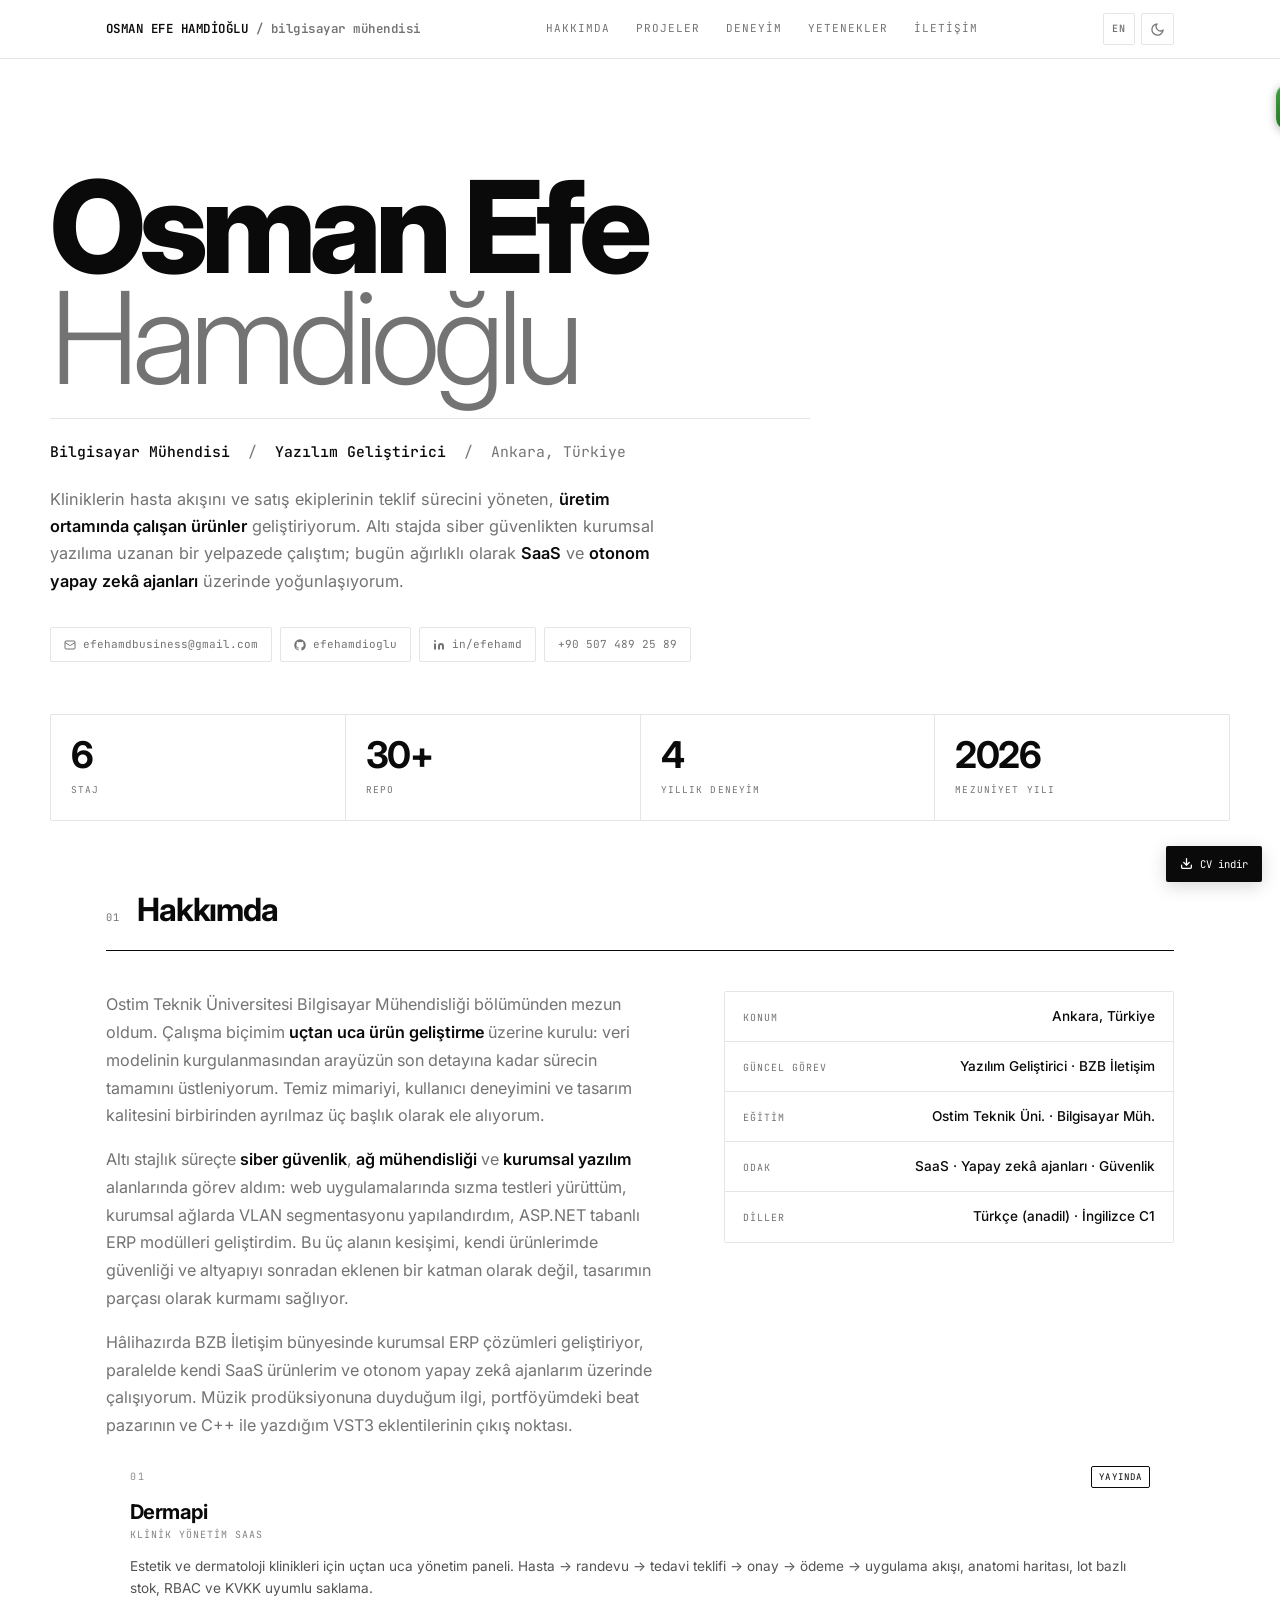
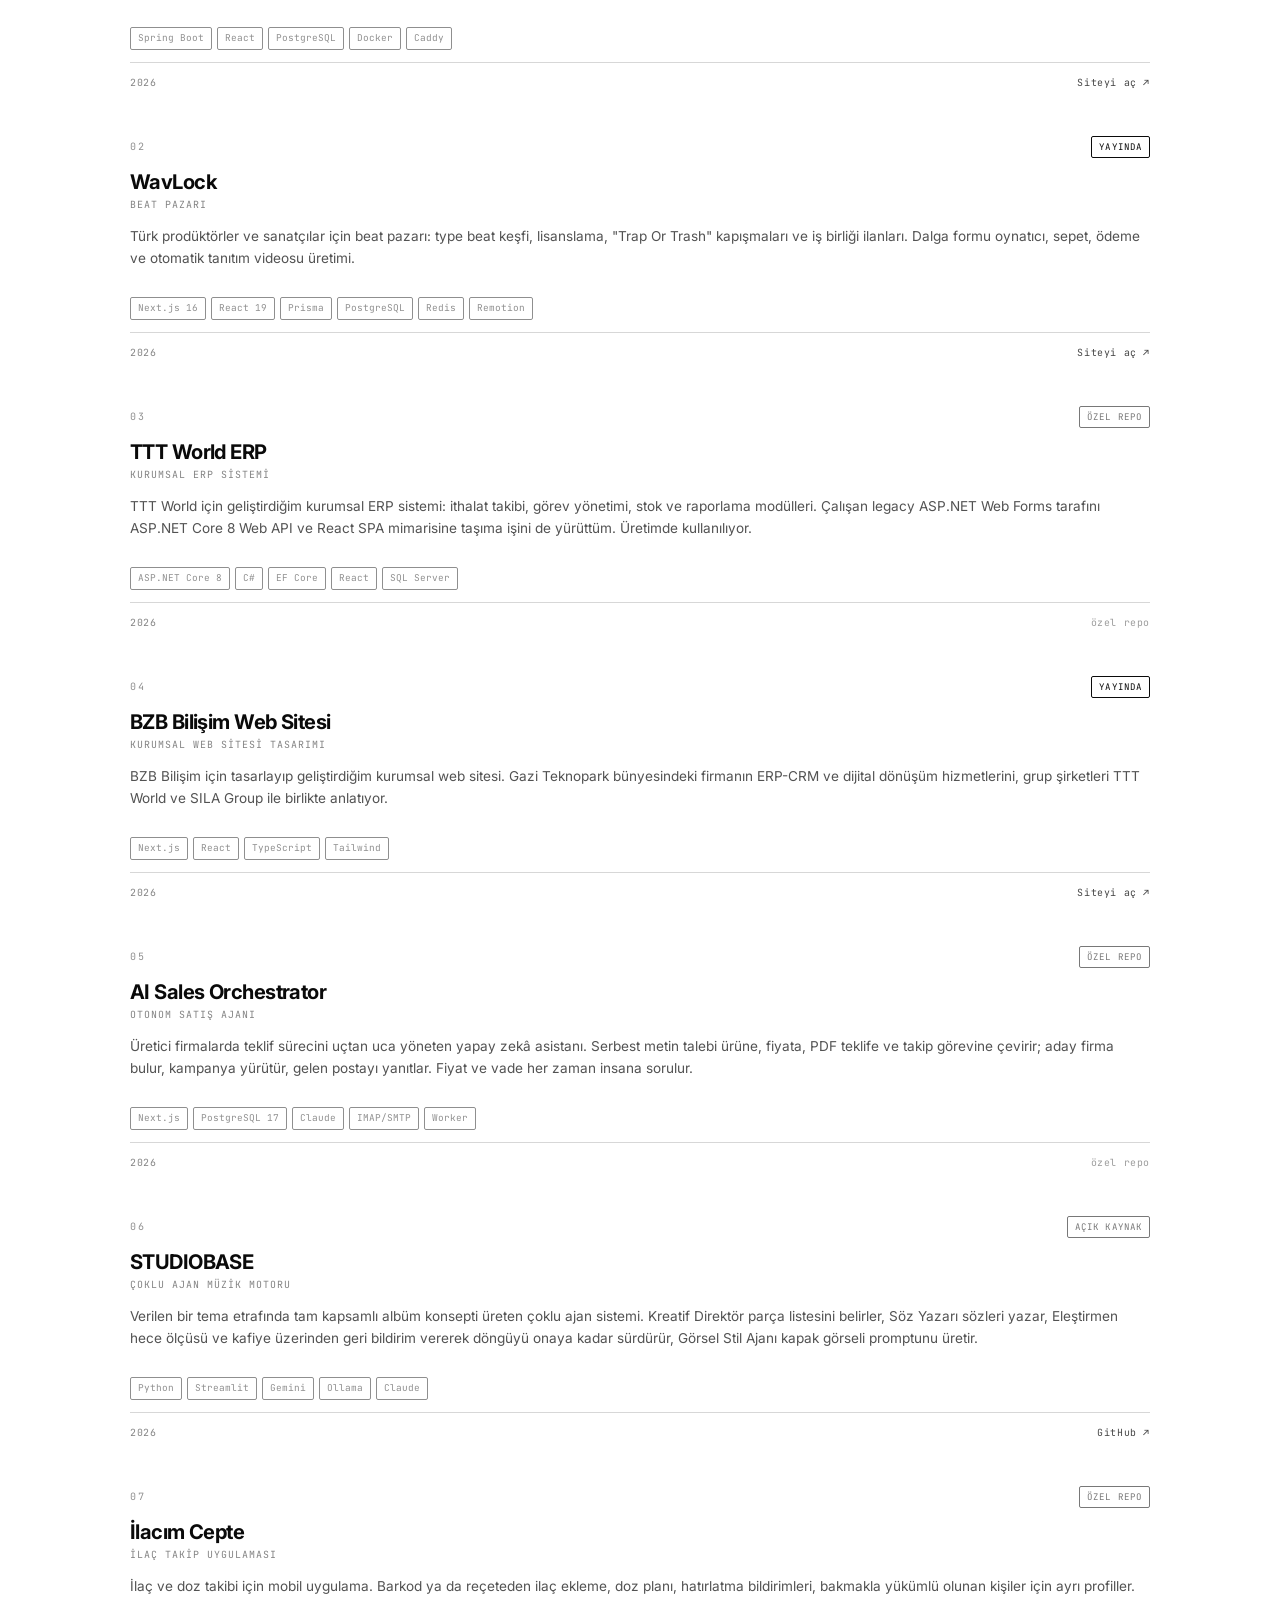
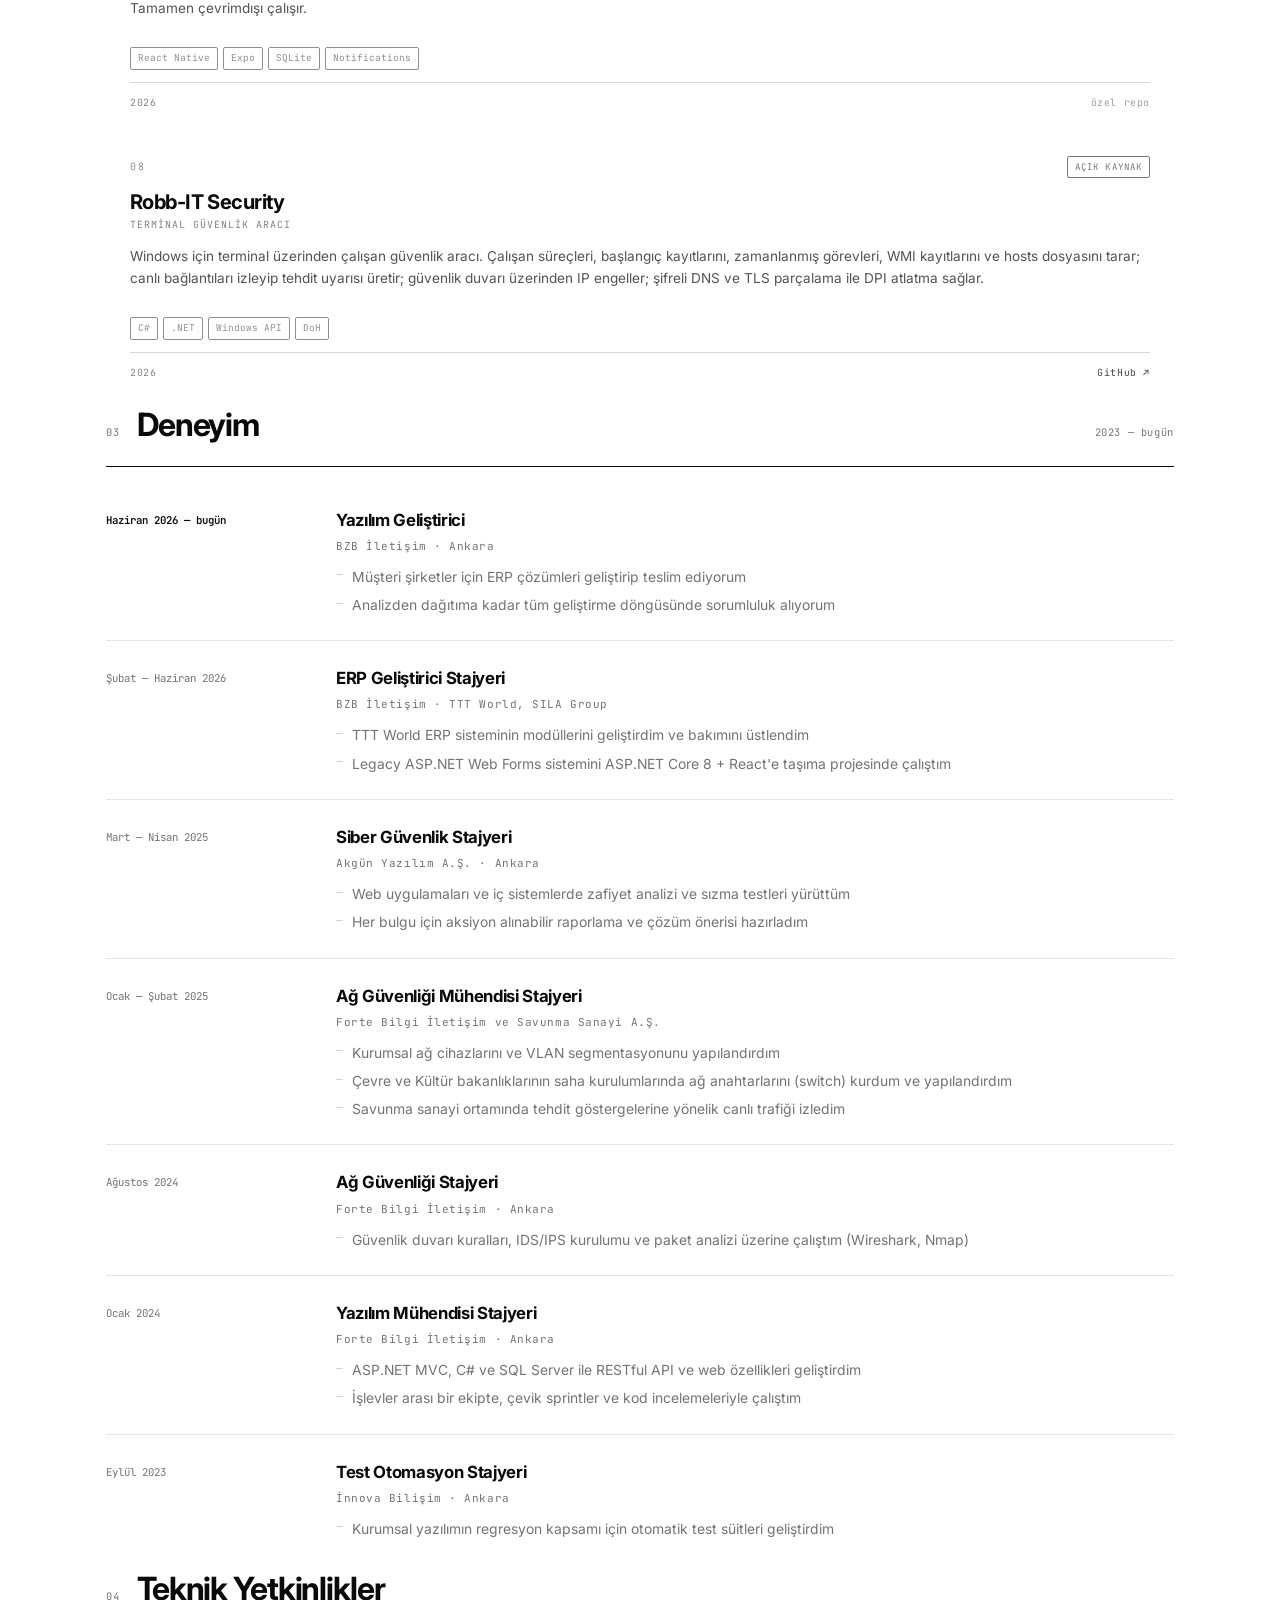
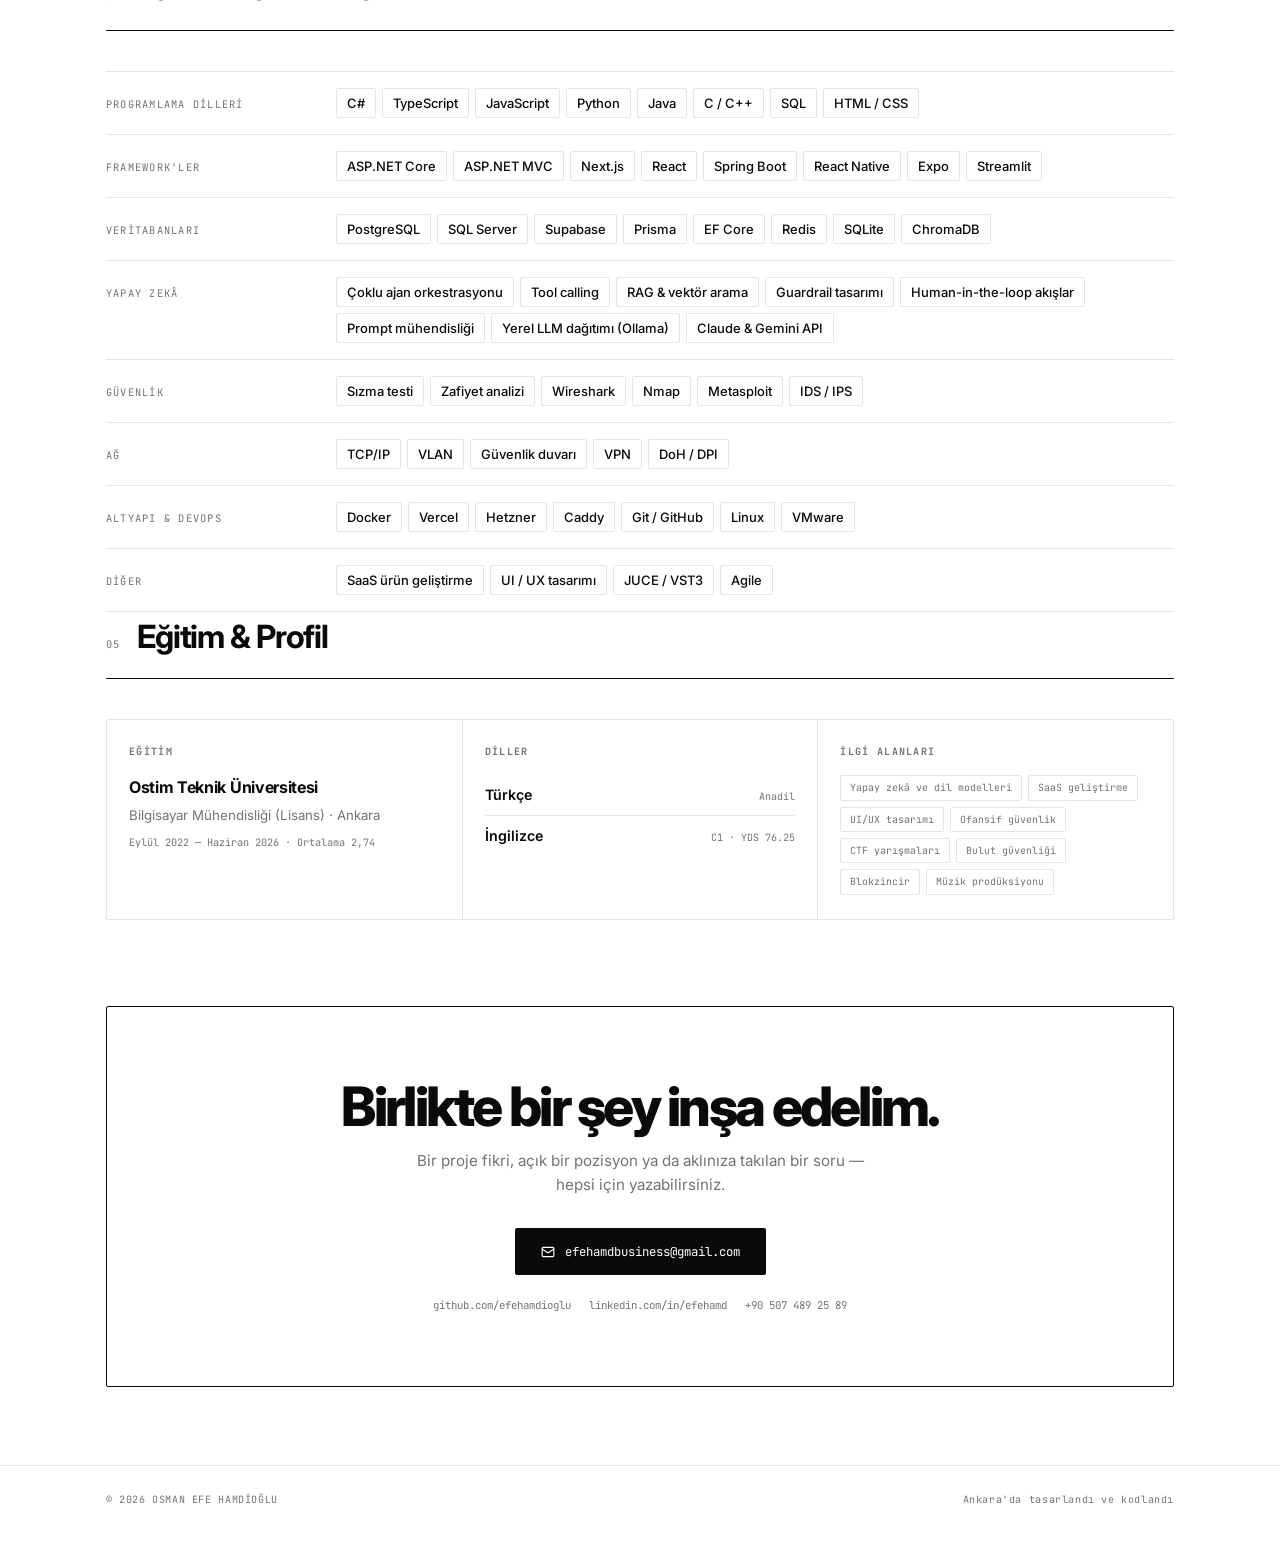
<file: index.html>
<!DOCTYPE html>
<html lang="tr" class="no-js">
<head>
<meta charset="UTF-8">
<meta name="viewport" content="width=device-width, initial-scale=1.0">
<title>Osman Efe Hamdioğlu — Bilgisayar Mühendisi & Yazılım Geliştirici</title>
<meta name="description" content="Osman Efe Hamdioğlu — Ankara merkezli bilgisayar mühendisi. Klinik yönetim SaaS, beat pazarı, otonom yapay zekâ ajanları ve siber güvenlik araçları geliştiriyorum.">
<meta name="author" content="Osman Efe Hamdioğlu">
<link rel="canonical" href="https://efehamdioglu.com/">
<meta property="og:type" content="website">
<meta property="og:url" content="https://efehamdioglu.com/">
<meta property="og:title" content="Osman Efe Hamdioğlu — Bilgisayar Mühendisi & Yazılım Geliştirici">
<meta property="og:description" content="Klinik yönetim SaaS, beat pazarı, otonom yapay zekâ ajanları ve siber güvenlik araçları geliştiriyorum.">
<meta name="twitter:card" content="summary">
<script>document.documentElement.classList.remove('no-js');document.documentElement.classList.add('js');</script>
<link rel="preconnect" href="https://fonts.googleapis.com">
<link rel="preconnect" href="https://fonts.gstatic.com" crossorigin>
<link href="https://fonts.googleapis.com/css2?family=Inter:wght@300;400;500;600;700;800;900&family=JetBrains+Mono:wght@400;500;600&display=swap" rel="stylesheet">
<style>
/* ═══════════════════════════════════════════════════════════════
   GRAPHITE MONO — saf nötr ramp (chroma = 0).
   Anchor değerler 21st.dev / @serafimcloud "Graphite Mono"
   temasından alındı; ara tonlar aynı ölçek üzerinde tamamlandı.
   ═══════════════════════════════════════════════════════════════ */
:root {
  --bg:        #ffffff;
  --fg:        #0a0a0a;
  --card:      #ffffff;
  --primary:   #171717;
  --secondary: #d4d4d4;
  --muted:     #efefef;
  --muted-fg:  #737373;
  --border:    #e5e5e5;
  --border-st: #d4d4d4;
  --ring:      #a3a3a3;

  --font-sans: 'Inter', -apple-system, BlinkMacSystemFont, 'Segoe UI', system-ui, sans-serif;
  --font-mono: 'JetBrains Mono', ui-monospace, 'SF Mono', Menlo, Consolas, monospace;

  --max: 1180px;
  --pad: clamp(20px, 5vw, 56px);
  --r: 2px;
}
@supports (color: oklch(1 0 0)) {
  :root {
    --bg:        oklch(1 0 0);
    --fg:        oklch(0.145 0 0);
    --card:      oklch(1 0 0);
    --primary:   oklch(0.205 0 0);
    --secondary: oklch(0.87 0 0);
    --muted:     oklch(0.95 0 0);
    --muted-fg:  oklch(0.556 0 0);
    --border:    oklch(0.922 0 0);
    --border-st: oklch(0.87 0 0);
    --ring:      oklch(0.708 0 0);
  }
}

/* Koyu tema — sistem tercihi (açıkça "light" seçilmedikçe) */
@media (prefers-color-scheme: dark) {
  :root:not([data-theme="light"]) {
    --bg:#0a0a0a; --fg:#fafafa; --card:#171717;
    --primary:#fafafa; --secondary:#262626; --muted:#262626;
    --muted-fg:#a3a3a3; --border:#262626; --border-st:#333333; --ring:#525252;
  }
}
@supports (color: oklch(1 0 0)) {
  @media (prefers-color-scheme: dark) {
    :root:not([data-theme="light"]) {
      --bg:oklch(0.145 0 0); --fg:oklch(0.985 0 0); --card:oklch(0.205 0 0);
      --primary:oklch(0.985 0 0); --secondary:oklch(0.269 0 0); --muted:oklch(0.269 0 0);
      --muted-fg:oklch(0.708 0 0); --border:oklch(0.269 0 0);
      --border-st:oklch(0.32 0 0); --ring:oklch(0.44 0 0);
    }
  }
}
/* Koyu tema — kullanıcı seçimi */
:root[data-theme="dark"] {
  --bg:#0a0a0a; --fg:#fafafa; --card:#171717;
  --primary:#fafafa; --secondary:#262626; --muted:#262626;
  --muted-fg:#a3a3a3; --border:#262626; --border-st:#333333; --ring:#525252;
}
@supports (color: oklch(1 0 0)) {
  :root[data-theme="dark"] {
    --bg:oklch(0.145 0 0); --fg:oklch(0.985 0 0); --card:oklch(0.205 0 0);
    --primary:oklch(0.985 0 0); --secondary:oklch(0.269 0 0); --muted:oklch(0.269 0 0);
    --muted-fg:oklch(0.708 0 0); --border:oklch(0.269 0 0);
    --border-st:oklch(0.32 0 0); --ring:oklch(0.44 0 0);
  }
}

* { box-sizing:border-box; margin:0; padding:0; }
html { scroll-behavior:smooth; -webkit-text-size-adjust:100%; }
body {
  background:var(--bg); color:var(--fg);
  font-family:var(--font-sans); font-size:16px; line-height:1.55;
  -webkit-font-smoothing:antialiased; text-rendering:optimizeLegibility;
  transition:background .3s ease, color .3s ease;
}
::selection { background:var(--fg); color:var(--bg); }
a { color:inherit; text-decoration:none; }
button { font:inherit; color:inherit; background:none; border:none; cursor:pointer; }
:focus-visible { outline:2px solid var(--ring); outline-offset:3px; }

.wrap { max-width:var(--max); margin:0 auto; padding:0 var(--pad); }

/* ─── NAV ──────────────────────────────────────────────────── */
.nav {
  position:sticky; top:0; z-index:60;
  background:var(--bg);
  background:color-mix(in srgb, var(--bg) 84%, transparent);
  backdrop-filter:blur(14px) saturate(1.4);
  -webkit-backdrop-filter:blur(14px) saturate(1.4);
  border-bottom:1px solid var(--border);
}
.nav-in { max-width:var(--max); margin:0 auto; padding:0 var(--pad);
  height:58px; display:flex; align-items:center; justify-content:space-between; gap:20px; }
.brand { font-family:var(--font-mono); font-size:.78rem; font-weight:600;
  letter-spacing:.04em; white-space:nowrap; }
.brand i { font-style:normal; color:var(--muted-fg); }
.nav-links { display:flex; gap:26px; }
.nav-links a {
  font-family:var(--font-mono); font-size:.69rem; letter-spacing:.09em;
  text-transform:uppercase; color:var(--muted-fg); transition:color .2s;
  position:relative; padding:4px 0;
}
.nav-links a::after { content:""; position:absolute; left:0; right:100%; bottom:0;
  height:1px; background:var(--fg); transition:right .3s cubic-bezier(.2,.8,.2,1); }
.nav-links a:hover { color:var(--fg); }
.nav-links a:hover::after { right:0; }
.nav-tools { display:flex; align-items:center; gap:6px; }
.icon-btn {
  height:32px; min-width:32px; padding:0 8px; display:inline-grid; place-items:center;
  border:1px solid var(--border); border-radius:var(--r);
  color:var(--muted-fg); transition:color .2s, border-color .2s;
  font-family:var(--font-mono); font-size:.63rem; font-weight:600; letter-spacing:.06em;
}
.icon-btn:hover { color:var(--fg); border-color:var(--fg); }

/* ─── XP BAŞLAT (easter egg → windowscv) ───────────────────── */
/* Sağ kenarda saklı durur, yalnızca ince yeşil çizgisi görünür; üzerine gelince kayıp çıkar. */
.xp-start {
  position:fixed; right:0; top:84px; z-index:80;
  width:50px; height:46px; display:grid; place-items:center;
  border-radius:12px 0 0 12px;
  background:linear-gradient(180deg,#5eb95e 0%,#3c9b3c 12%,#2f8a2f 55%,#287c28 88%,#3a9a3a 100%);
  box-shadow:inset 0 1px 1px rgb(255 255 255 / .45), 0 2px 10px rgb(0 0 0 / .3);
  transform:translateX(calc(100% - 4px));
  transition:transform .3s cubic-bezier(.2,.8,.2,1), filter .2s;
}
/* Görünmez geniş tutma alanı: 4px'lik çizgiyi yakalamak kolay olsun */
.xp-start::before { content:""; position:absolute; top:0; bottom:0; left:-14px; width:14px; }
.xp-start svg { opacity:0; transition:opacity .2s; filter:drop-shadow(1px 1px 0 rgb(0 0 0 / .35)); }
.xp-start:hover, .xp-start:focus-visible, .xp-start.open { transform:none; }
.xp-start:hover svg, .xp-start:focus-visible svg, .xp-start.open svg { opacity:1; }
.xp-start:hover { filter:brightness(1.1); }
.xp-start:active { filter:brightness(.92); }
.xp-start:focus-visible { outline:2px dotted var(--fg); outline-offset:2px; }
#xp-fade { position:fixed; inset:0; z-index:999; background:#000; opacity:0;
  pointer-events:none; transition:opacity .5s; }
#xp-fade.on { opacity:1; pointer-events:auto; }

/* ─── HERO ─────────────────────────────────────────────────── */
.hero { padding:clamp(52px,10vw,112px) 0 clamp(36px,6vw,64px); }
.hero h1 {
  font-size:clamp(2.8rem, 10.5vw, 8rem); font-weight:800;
  letter-spacing:-.055em; line-height:.87; margin-bottom:24px;
}
.hero h1 em { font-style:normal; font-weight:300; color:var(--muted-fg); }
.hero-role {
  font-family:var(--font-mono); font-size:clamp(.76rem,1.7vw,.92rem);
  color:var(--muted-fg); padding-top:22px; border-top:1px solid var(--border); max-width:760px;
}
.hero-role b { color:var(--fg); font-weight:500; }
.hero-lede { margin-top:22px; max-width:640px; font-size:1.02rem;
  line-height:1.68; color:var(--muted-fg); }
.hero-lede b { color:var(--fg); font-weight:600; }
.chips { display:flex; flex-wrap:wrap; gap:8px; margin-top:32px; }
.chip {
  display:inline-flex; align-items:center; gap:7px;
  padding:8px 13px; border:1px solid var(--border); border-radius:var(--r);
  font-family:var(--font-mono); font-size:.69rem; color:var(--muted-fg);
  transition:color .2s, background .2s, border-color .2s;
}
a.chip:hover { color:var(--bg); background:var(--fg); border-color:var(--fg); }
.chip svg { flex-shrink:0; }

.metrics {
  display:grid; grid-template-columns:repeat(4,1fr);
  gap:1px; background:var(--border); border:1px solid var(--border);
  border-radius:var(--r); overflow:hidden; margin-top:52px;
}
.metric { background:var(--bg); padding:22px 20px; }
.metric-n { font-size:clamp(1.6rem,4vw,2.3rem); font-weight:700; letter-spacing:-.04em; line-height:1; }
.metric-l { font-family:var(--font-mono); font-size:.59rem; letter-spacing:.12em;
  text-transform:uppercase; color:var(--muted-fg); margin-top:9px; }

/* ─── BÖLÜM BAŞLIĞI ────────────────────────────────────────── */
section { padding:clamp(46px,8vw,86px) 0 0; }
.sec-head {
  display:flex; align-items:baseline; gap:16px; flex-wrap:wrap;
  padding-bottom:16px; border-bottom:1px solid var(--fg);
  margin-bottom:clamp(24px,4vw,40px);
}
.sec-num { font-family:var(--font-mono); font-size:.65rem; letter-spacing:.14em; color:var(--muted-fg); }
.sec-title { font-size:clamp(1.3rem,3.4vw,2rem); font-weight:700; letter-spacing:-.035em; }
.sec-note { margin-left:auto; font-family:var(--font-mono); font-size:.65rem;
  letter-spacing:.06em; color:var(--muted-fg); }

/* ─── HAKKIMDA ─────────────────────────────────────────────── */
.about { display:grid; grid-template-columns:1.25fr 1fr; gap:clamp(24px,5vw,56px); align-items:start; }
.about p { font-size:1.01rem; line-height:1.72; color:var(--muted-fg); }
.about p + p { margin-top:16px; }
.about b { color:var(--fg); font-weight:600; }
.about-side { display:flex; flex-direction:column; gap:1px; background:var(--border);
  border:1px solid var(--border); border-radius:var(--r); }
.fact { background:var(--bg); padding:14px 18px; display:flex;
  justify-content:space-between; gap:16px; align-items:baseline; }
.fact-k { font-family:var(--font-mono); font-size:.62rem; letter-spacing:.1em;
  text-transform:uppercase; color:var(--muted-fg); white-space:nowrap; }
.fact-v { font-size:.85rem; font-weight:500; text-align:right; }

/* ─── VİTRİN ───────────────────────────────────────────────── */
.filters { display:flex; flex-wrap:wrap; gap:7px; margin-bottom:22px; }
.filter {
  padding:7px 13px; border:1px solid var(--border); border-radius:var(--r);
  font-family:var(--font-mono); font-size:.65rem; letter-spacing:.08em;
  text-transform:uppercase; color:var(--muted-fg);
  transition:color .18s, background .18s, border-color .18s;
}
.filter:hover { color:var(--fg); border-color:var(--border-st); }
.filter[aria-pressed="true"] { background:var(--fg); color:var(--bg); border-color:var(--fg); }

.vitrin {
  display:grid; grid-template-columns:repeat(auto-fill,minmax(330px,1fr));
  gap:1px; background:var(--border); border:1px solid var(--border);
  border-radius:var(--r); overflow:hidden;
}
.proj {
  background:var(--card); padding:26px 24px 20px;
  display:flex; flex-direction:column; gap:12px; min-height:270px;
  transition:background .3s ease, color .3s ease;
}
.proj:hover { background:var(--fg); color:var(--bg); }
.proj-top { display:flex; align-items:center; justify-content:space-between; gap:12px; }
.proj-idx { font-family:var(--font-mono); font-size:.63rem; letter-spacing:.16em; opacity:.45; }
.proj-state {
  font-family:var(--font-mono); font-size:.57rem; letter-spacing:.12em; text-transform:uppercase;
  border:1px solid currentColor; border-radius:var(--r); padding:3px 7px; opacity:.55;
}
.proj-state.on { opacity:1; }
.proj h3 { font-size:1.26rem; font-weight:700; letter-spacing:-.028em; line-height:1.15; }
.proj-sub { font-family:var(--font-mono); font-size:.62rem; letter-spacing:.1em;
  text-transform:uppercase; opacity:.5; margin-top:-8px; }
.proj-desc { font-size:.85rem; line-height:1.62; opacity:.7; flex:1; }
.stack { display:flex; flex-wrap:wrap; gap:5px; }
.stack span {
  font-family:var(--font-mono); font-size:.59rem;
  padding:3px 7px; border:1px solid currentColor; border-radius:var(--r); opacity:.45;
}
.proj-foot {
  display:flex; align-items:center; justify-content:space-between; gap:12px;
  padding-top:12px; border-top:1px solid currentColor;
  border-top-color:color-mix(in srgb, currentColor 16%, transparent);
  font-family:var(--font-mono); font-size:.62rem; letter-spacing:.06em;
}
.proj-foot .yr { opacity:.5; }
.proj-links { display:flex; gap:14px; align-items:center; }
.proj-links a { display:inline-flex; align-items:center; gap:5px; opacity:.75; transition:opacity .2s; }
.proj-links a:hover { opacity:1; text-decoration:underline; text-underline-offset:3px; }
.proj-links .none { opacity:.4; }

/* ─── DENEYİM ──────────────────────────────────────────────── */
.exp-item {
  display:grid; grid-template-columns:186px 1fr; gap:clamp(14px,4vw,44px);
  padding:24px 0; border-top:1px solid var(--border);
}
.exp-item:first-child { border-top:none; padding-top:0; }
.exp-when { font-family:var(--font-mono); font-size:.67rem; color:var(--muted-fg); padding-top:5px; }
.exp-when.now { color:var(--fg); font-weight:600; }
.exp-role { font-size:1.05rem; font-weight:700; letter-spacing:-.02em; }
.exp-org { font-family:var(--font-mono); font-size:.69rem; letter-spacing:.05em;
  color:var(--muted-fg); margin-top:5px; }
.exp-body { margin-top:11px; display:flex; flex-direction:column; gap:6px; }
.exp-body li { list-style:none; position:relative; padding-left:16px;
  font-size:.87rem; line-height:1.6; color:var(--muted-fg); }
.exp-body li::before { content:""; position:absolute; left:0; top:.63em;
  width:7px; height:1px; background:var(--border-st); }

/* ─── YETENEKLER ───────────────────────────────────────────── */
.skills { border-top:1px solid var(--border); }
.skill-row { display:grid; grid-template-columns:186px 1fr; gap:clamp(14px,4vw,44px);
  padding:16px 0; border-bottom:1px solid var(--border); align-items:baseline; }
.skill-k { font-family:var(--font-mono); font-size:.65rem; letter-spacing:.12em;
  text-transform:uppercase; color:var(--muted-fg); }
.skill-v { display:flex; flex-wrap:wrap; gap:6px; }
.skill-v span { font-size:.81rem; font-weight:500; padding:4px 10px;
  border:1px solid var(--border); border-radius:var(--r); transition:border-color .18s; }
.skill-v span:hover { border-color:var(--fg); }

/* ─── ALT IZGARA ───────────────────────────────────────────── */
.trio { display:grid; grid-template-columns:repeat(3,1fr); gap:1px;
  background:var(--border); border:1px solid var(--border); border-radius:var(--r); overflow:hidden; }
.tile { background:var(--bg); padding:24px 22px; }
.tile h4 { font-family:var(--font-mono); font-size:.63rem; letter-spacing:.13em;
  text-transform:uppercase; color:var(--muted-fg); margin-bottom:16px; }
.edu-name { font-size:1rem; font-weight:700; letter-spacing:-.02em; }
.edu-meta { font-size:.83rem; color:var(--muted-fg); margin-top:5px; }
.edu-date { font-family:var(--font-mono); font-size:.64rem; color:var(--muted-fg); margin-top:9px; }
.lang-row { display:flex; justify-content:space-between; gap:12px; align-items:baseline;
  padding:9px 0; border-bottom:1px solid var(--border); }
.lang-row:last-child { border-bottom:none; }
.lang-row b { font-size:.89rem; font-weight:600; }
.lang-row span { font-family:var(--font-mono); font-size:.63rem; color:var(--muted-fg); }
.tagcloud { display:flex; flex-wrap:wrap; gap:6px; }
.tagcloud span { font-family:var(--font-mono); font-size:.62rem;
  padding:4px 9px; border:1px solid var(--border); border-radius:var(--r); color:var(--muted-fg); }

/* ─── İLETİŞİM ─────────────────────────────────────────────── */
.contact { margin-top:clamp(46px,8vw,86px); border:1px solid var(--fg);
  border-radius:var(--r); padding:clamp(36px,7vw,72px) clamp(24px,5vw,56px); text-align:center; }
.contact h2 { font-size:clamp(1.8rem,5.5vw,3.4rem); font-weight:800;
  letter-spacing:-.05em; line-height:1; margin-bottom:16px; }
.contact p { color:var(--muted-fg); font-size:.95rem; max-width:460px; margin:0 auto 32px; }
.cta { display:inline-flex; align-items:center; gap:10px; padding:14px 26px;
  background:var(--fg); color:var(--bg); border-radius:var(--r);
  font-family:var(--font-mono); font-size:.77rem;
  transition:transform .2s, opacity .2s; }
.cta:hover { transform:translateY(-2px); opacity:.88; }
.contact-alt { margin-top:22px; display:flex; flex-wrap:wrap; justify-content:center;
  gap:18px; font-family:var(--font-mono); font-size:.67rem; color:var(--muted-fg); }
.contact-alt a:hover { color:var(--fg); text-decoration:underline; text-underline-offset:4px; }

footer { margin-top:clamp(46px,8vw,78px); padding:26px 0 44px; border-top:1px solid var(--border); }
.foot-in { max-width:var(--max); margin:0 auto; padding:0 var(--pad);
  display:flex; justify-content:space-between; gap:16px; flex-wrap:wrap;
  font-family:var(--font-mono); font-size:.63rem; letter-spacing:.06em; color:var(--muted-fg); }

/* ─── YÜZEN KONTROLLER ─────────────────────────────────────── */
.float { position:fixed; right:18px; bottom:18px; z-index:70; display:flex; gap:8px; }
.float button {
  display:inline-flex; align-items:center; gap:7px; padding:10px 14px;
  background:var(--fg); color:var(--bg); border-radius:var(--r);
  font-family:var(--font-mono); font-size:.66rem;
  box-shadow:0 4px 18px rgb(0 0 0 / .16); transition:transform .2s, opacity .2s;
}
.float button:hover { transform:translateY(-2px); opacity:.9; }

.js .reveal { opacity:0; transform:translateY(14px); }
.js .reveal.in { opacity:1; transform:none;
  transition:opacity .6s ease, transform .6s cubic-bezier(.2,.8,.2,1); }

/* ─── RESPONSIVE ───────────────────────────────────────────── */
@media (max-width:920px) {
  .about { grid-template-columns:1fr; }
  .trio { grid-template-columns:1fr; }
  .exp-item, .skill-row { grid-template-columns:1fr; gap:10px; }
  .exp-when { padding-top:0; }
  .nav-links { display:none; }
}
@media (max-width:560px) {
  .vitrin { grid-template-columns:1fr; }
  .metrics { grid-template-columns:1fr 1fr; }
}
@media (prefers-reduced-motion:reduce) {
  *, *::before, *::after { animation:none !important; transition:none !important; }
  html { scroll-behavior:auto; }
  .js .reveal { opacity:1; transform:none; }
}

/* ─── YAZDIRMA / CV ────────────────────────────────────────── */
#print-cv { display:none; }
@media print {
  @page { size:A4; margin:13mm 14mm; }
  body { background:#fff !important; color:#000 !important; }
  .nav, .hero, section, .contact, footer, .float, .xp-start, #xp-fade { display:none !important; }
  #print-cv { display:block !important; color:#000; }
  .cv-h1 { font-size:19pt; font-weight:800; letter-spacing:-.02em; }
  .cv-contact { font-size:8.5pt; color:#333; margin-top:4pt; line-height:1.5; }
  .cv-sec { margin-top:11pt; }
  .cv-sec-t { font-size:8.5pt; font-weight:700; letter-spacing:.14em; text-transform:uppercase;
    border-bottom:.6pt solid #000; padding-bottom:2.5pt; margin-bottom:6pt; }
  .cv-p { font-size:9pt; line-height:1.5; text-align:justify; }
  .cv-row { display:flex; justify-content:space-between; gap:10pt; margin-top:7pt; }
  .cv-row-t { font-size:10pt; font-weight:700; }
  .cv-row-d { font-size:8.5pt; color:#333; white-space:nowrap; }
  .cv-row-s { font-size:8.5pt; color:#333; font-style:italic; margin-top:1pt; }
  .cv-ul { margin:3pt 0 0 13pt; }
  .cv-ul li { font-size:9pt; line-height:1.45; margin-bottom:1.5pt; }
  .cv-grid { display:grid; grid-template-columns:1fr 1fr; gap:1pt 18pt; }
  .cv-line { font-size:9pt; line-height:1.55; }
  .cv-lang { display:flex; justify-content:space-between; font-size:9pt; padding:1.5pt 0; }
}
</style>
</head>
<body>

<!-- ══ NAV ══ -->
<nav class="nav">
  <div class="nav-in">
    <a href="#top" class="brand">OSMAN EFE HAMDİOĞLU <i>/ <span data-i18n="brand-role">bilgisayar mühendisi</span></i></a>
    <div class="nav-links">
      <a href="#hakkimda" data-i18n="nav-about">Hakkımda</a>
      <a href="#vitrin" data-i18n="nav-work">Projeler</a>
      <a href="#deneyim" data-i18n="nav-exp">Deneyim</a>
      <a href="#yetenekler" data-i18n="nav-skills">Yetenekler</a>
      <a href="#iletisim" data-i18n="nav-contact">İletişim</a>
    </div>
    <div class="nav-tools">
      <button class="icon-btn" id="lang-toggle" onclick="toggleLang()" title="Language / Dil"><span id="lang-label">EN</span></button>
      <button class="icon-btn" id="theme-toggle" onclick="toggleTheme()" title="Tema" aria-label="Tema değiştir">
        <svg id="ic-moon" width="15" height="15" viewBox="0 0 24 24" fill="none" stroke="currentColor" stroke-width="2" stroke-linecap="round" stroke-linejoin="round"><path d="M21 12.79A9 9 0 1 1 11.21 3 7 7 0 0 0 21 12.79z"/></svg>
        <svg id="ic-sun" width="15" height="15" viewBox="0 0 24 24" fill="none" stroke="currentColor" stroke-width="2" stroke-linecap="round" stroke-linejoin="round" style="display:none"><circle cx="12" cy="12" r="4.2"/><path d="M12 2v2M12 20v2M4.9 4.9l1.4 1.4M17.7 17.7l1.4 1.4M2 12h2M20 12h2M4.9 19.1l1.4-1.4M17.7 6.3l1.4-1.4"/></svg>
      </button>
    </div>
  </div>
</nav>

<!-- ══ HERO ══ -->
<header class="hero wrap" id="top">
  <h1>Osman Efe<br><em>Hamdioğlu</em></h1>
  <div class="hero-role">
    <b data-i18n="role-1">Bilgisayar Mühendisi</b> &nbsp;/&nbsp;
    <b data-i18n="role-2">Yazılım Geliştirici</b> &nbsp;/&nbsp;
    <span data-i18n="role-3">Ankara, Türkiye</span>
  </div>
  <p class="hero-lede" data-i18n="lede">
    Kliniklerin hasta akışını ve satış ekiplerinin teklif sürecini yöneten,
    <b>üretim ortamında çalışan ürünler</b> geliştiriyorum. Altı stajda
    siber güvenlikten kurumsal yazılıma uzanan bir yelpazede çalıştım; bugün ağırlıklı olarak
    <b>SaaS</b> ve <b>otonom yapay zekâ ajanları</b> üzerinde yoğunlaşıyorum.
  </p>
  <div class="chips">
    <a class="chip" href="mailto:efehamdbusiness@gmail.com">
      <svg width="12" height="12" viewBox="0 0 24 24" fill="none" stroke="currentColor" stroke-width="2"><rect x="2" y="4" width="20" height="16" rx="2"/><path d="m22 7-8.97 5.7a1.94 1.94 0 0 1-2.06 0L2 7"/></svg>
      efehamdbusiness@gmail.com
    </a>
    <a class="chip" href="https://github.com/efehamdioglu" target="_blank" rel="noopener">
      <svg width="12" height="12" viewBox="0 0 24 24" fill="currentColor"><path d="M12 .5A11.5 11.5 0 0 0 .5 12a11.5 11.5 0 0 0 7.86 10.92c.58.1.79-.25.79-.56v-2c-3.2.7-3.88-1.37-3.88-1.37-.53-1.34-1.29-1.7-1.29-1.7-1.05-.72.08-.7.08-.7 1.16.08 1.77 1.2 1.77 1.2 1.03 1.77 2.7 1.26 3.36.96.1-.75.4-1.26.73-1.55-2.56-.29-5.25-1.28-5.25-5.7 0-1.26.45-2.29 1.19-3.1-.12-.29-.52-1.46.11-3.05 0 0 .97-.31 3.18 1.18a11 11 0 0 1 5.8 0c2.2-1.49 3.17-1.18 3.17-1.18.63 1.59.23 2.76.12 3.05.74.81 1.18 1.84 1.18 3.1 0 4.43-2.69 5.4-5.26 5.69.41.36.78 1.06.78 2.14v3.17c0 .31.21.67.8.56A11.5 11.5 0 0 0 23.5 12 11.5 11.5 0 0 0 12 .5z"/></svg>
      efehamdioglu
    </a>
    <a class="chip" href="https://linkedin.com/in/efehamd" target="_blank" rel="noopener">
      <svg width="12" height="12" viewBox="0 0 24 24" fill="currentColor"><path d="M16 8a6 6 0 0 1 6 6v7h-4v-7a2 2 0 0 0-4 0v7h-4v-7a6 6 0 0 1 6-6z"/><rect x="2" y="9" width="4" height="12"/><circle cx="4" cy="4" r="2"/></svg>
      in/efehamd
    </a>
    <span class="chip">+90 507 489 25 89</span>
  </div>

  <div class="metrics">
    <div class="metric"><div class="metric-n">6</div><div class="metric-l" data-i18n="m-intern">Staj</div></div>
    <div class="metric"><div class="metric-n">30+</div><div class="metric-l" data-i18n="m-repo">Repo</div></div>
    <div class="metric"><div class="metric-n">4</div><div class="metric-l" data-i18n="m-years">Yıllık deneyim</div></div>
    <div class="metric"><div class="metric-n">2026</div><div class="metric-l" data-i18n="m-grad">Mezuniyet yılı</div></div>
  </div>
</header>

<!-- ══ HAKKIMDA ══ -->
<section id="hakkimda" class="wrap reveal">
  <div class="sec-head">
    <span class="sec-num">01</span>
    <h2 class="sec-title" data-i18n="s-about">Hakkımda</h2>
  </div>
  <div class="about">
    <div>
      <p data-i18n="about-1">
        Ostim Teknik Üniversitesi Bilgisayar Mühendisliği bölümünden mezun oldum.
        Çalışma biçimim <b>uçtan uca ürün geliştirme</b> üzerine kurulu: veri modelinin
        kurgulanmasından arayüzün son detayına kadar sürecin tamamını üstleniyorum.
        Temiz mimariyi, kullanıcı deneyimini ve tasarım kalitesini birbirinden ayrılmaz
        üç başlık olarak ele alıyorum.
      </p>
      <p data-i18n="about-2">
        Altı stajlık süreçte <b>siber güvenlik</b>, <b>ağ mühendisliği</b> ve
        <b>kurumsal yazılım</b> alanlarında görev aldım: web uygulamalarında sızma testleri
        yürüttüm, kurumsal ağlarda VLAN segmentasyonu yapılandırdım, ASP.NET tabanlı ERP
        modülleri geliştirdim. Bu üç alanın kesişimi, kendi ürünlerimde güvenliği ve altyapıyı
        sonradan eklenen bir katman olarak değil, tasarımın parçası olarak kurmamı sağlıyor.
      </p>
      <p data-i18n="about-3">
        Hâlihazırda BZB İletişim bünyesinde kurumsal ERP çözümleri geliştiriyor, paralelde
        kendi SaaS ürünlerim ve otonom yapay zekâ ajanlarım üzerinde çalışıyorum. Müzik
        prodüksiyonuna duyduğum ilgi, portföyümdeki beat pazarının ve C++ ile yazdığım VST3
        eklentilerinin çıkış noktası.
      </p>
    </div>
    <div class="about-side">
      <div class="fact"><span class="fact-k" data-i18n="f-loc">Konum</span><span class="fact-v" data-i18n="f-loc-v">Ankara, Türkiye</span></div>
      <div class="fact"><span class="fact-k" data-i18n="f-role">Güncel görev</span><span class="fact-v" data-i18n="f-role-v">Yazılım Geliştirici · BZB İletişim</span></div>
      <div class="fact"><span class="fact-k" data-i18n="f-edu">Eğitim</span><span class="fact-v" data-i18n="f-edu-v">Ostim Teknik Üni. · Bilgisayar Müh.</span></div>
      <div class="fact"><span class="fact-k" data-i18n="f-focus">Odak</span><span class="fact-v" data-i18n="f-focus-v">SaaS · Yapay zekâ ajanları · Güvenlik</span></div>
      <div class="fact"><span class="fact-k" data-i18n="f-lang">Diller</span><span class="fact-v" data-i18n="f-lang-v">Türkçe (anadil) · İngilizce C1</span></div>
    </div>
  </div>
</section>

<!-- ══ VİTRİN ══ -->
<section id="vitrin" class="wrap reveal">
  <div class="sec-head">
    <span class="sec-num">02</span>
    <h2 class="sec-title" data-i18n="s-work">Proje Arşivi</h2>
    <span class="sec-note" id="proj-count"></span>
  </div>
  <div class="filters" id="filters" role="group"></div>
  <div class="vitrin" id="vitrin"></div>
</section>

<!-- ══ DENEYİM ══ -->
<section id="deneyim" class="wrap reveal">
  <div class="sec-head">
    <span class="sec-num">03</span>
    <h2 class="sec-title" data-i18n="s-exp">Deneyim</h2>
    <span class="sec-note" data-i18n="s-exp-note">2023 — bugün</span>
  </div>
  <div class="exp" id="exp"></div>
</section>

<!-- ══ YETENEKLER ══ -->
<section id="yetenekler" class="wrap reveal">
  <div class="sec-head">
    <span class="sec-num">04</span>
    <h2 class="sec-title" data-i18n="s-skills">Teknik Yetkinlikler</h2>
  </div>
  <div class="skills" id="skills"></div>
</section>

<!-- ══ EĞİTİM / DİL / İLGİ ══ -->
<section id="egitim" class="wrap reveal">
  <div class="sec-head">
    <span class="sec-num">05</span>
    <h2 class="sec-title" data-i18n="s-edu">Eğitim & Profil</h2>
  </div>
  <div class="trio">
    <div class="tile">
      <h4 data-i18n="t-edu">Eğitim</h4>
      <div class="edu-name">Ostim Teknik Üniversitesi</div>
      <div class="edu-meta" data-i18n="edu-degree">Bilgisayar Mühendisliği (Lisans) · Ankara</div>
      <div class="edu-date" data-i18n="edu-date">Eylül 2022 — Haziran 2026 · Ortalama 2,74</div>
    </div>
    <div class="tile">
      <h4 data-i18n="t-lang">Diller</h4>
      <div class="lang-row"><b data-i18n="lang-tr">Türkçe</b><span data-i18n="lang-tr-v">Anadil</span></div>
      <div class="lang-row"><b data-i18n="lang-en">İngilizce</b><span>C1 · YDS 76.25</span></div>
    </div>
    <div class="tile">
      <h4 data-i18n="t-int">İlgi Alanları</h4>
      <div class="tagcloud" id="interests"></div>
    </div>
  </div>
</section>

<!-- ══ İLETİŞİM ══ -->
<section id="iletisim" class="wrap">
  <div class="contact reveal">
    <h2 data-i18n="c-title">Birlikte bir şey inşa edelim.</h2>
    <p data-i18n="c-sub">Bir proje fikri, açık bir pozisyon ya da aklınıza takılan bir soru — hepsi için yazabilirsiniz.</p>
    <a class="cta" href="mailto:efehamdbusiness@gmail.com">
      <svg width="14" height="14" viewBox="0 0 24 24" fill="none" stroke="currentColor" stroke-width="2"><rect x="2" y="4" width="20" height="16" rx="2"/><path d="m22 7-8.97 5.7a1.94 1.94 0 0 1-2.06 0L2 7"/></svg>
      efehamdbusiness@gmail.com
    </a>
    <div class="contact-alt">
      <a href="https://github.com/efehamdioglu" target="_blank" rel="noopener">github.com/efehamdioglu</a>
      <a href="https://linkedin.com/in/efehamd" target="_blank" rel="noopener">linkedin.com/in/efehamd</a>
      <a href="tel:+905074892589">+90 507 489 25 89</a>
    </div>
  </div>
</section>

<footer>
  <div class="foot-in">
    <span>© <span id="yr"></span> OSMAN EFE HAMDİOĞLU</span>
    <span data-i18n="foot-note">Ankara'da tasarlandı ve kodlandı</span>
  </div>
</footer>

<div class="float">
  <button onclick="window.print()">
    <svg width="13" height="13" viewBox="0 0 24 24" fill="none" stroke="currentColor" stroke-width="2.4" stroke-linecap="round" stroke-linejoin="round"><path d="M21 15v4a2 2 0 0 1-2 2H5a2 2 0 0 1-2-2v-4"/><polyline points="7 10 12 15 17 10"/><line x1="12" y1="15" x2="12" y2="3"/></svg>
    <span data-i18n="btn-cv">CV indir</span>
  </button>
</div>

<!-- ══ YAZDIRILABİLİR CV ══ -->
<div id="print-cv">
  <div class="cv-h1">OSMAN EFE HAMDİOĞLU</div>
  <div class="cv-contact">
    Bilgisayar Mühendisi / Yazılım Geliştirici<br>
    efehamdbusiness@gmail.com · +90 507 489 25 89 · Ankara, Türkiye<br>
    efehamdioglu.com · linkedin.com/in/efehamd · github.com/efehamdioglu
  </div>

  <div class="cv-sec">
    <div class="cv-sec-t">Hakkımda</div>
    <p class="cv-p">Ostim Teknik Üniversitesi Bilgisayar Mühendisliği bölümünden mezun oldum. Çalışma biçimim uçtan uca ürün geliştirme üzerine kurulu; veri modelinin kurgulanmasından arayüzün son detayına kadar sürecin tamamını üstleniyorum. Altı stajlık süreçte siber güvenlik, ağ mühendisliği ve kurumsal yazılım alanlarında görev aldım; bu üç alanın kesişimi, geliştirdiğim ürünlerde güvenliği ve altyapıyı tasarımın parçası olarak ele almamı sağlıyor. Hâlihazırda kurumsal ERP çözümleri geliştiriyor, paralelde SaaS ürünleri ve otonom yapay zekâ ajanları üzerinde çalışıyorum.</p>
  </div>

  <div class="cv-sec">
    <div class="cv-sec-t">İş Deneyimi</div>

    <div class="cv-row"><span class="cv-row-t">Yazılım Geliştirici</span><span class="cv-row-d">Haziran 2026 — Devam ediyor</span></div>
    <div class="cv-row-s">BZB İletişim — Ankara</div>
    <ul class="cv-ul">
      <li>Müşteri şirketler için ERP çözümlerinin geliştirilmesi ve teslimi</li>
      <li>Analizden dağıtıma kadar tam geliştirme yaşam döngüsünde sorumluluk</li>
    </ul>

    <div class="cv-row"><span class="cv-row-t">ERP Geliştirici Stajyeri</span><span class="cv-row-d">Şubat 2026 — Haziran 2026</span></div>
    <div class="cv-row-s">BZB İletişim · TTT World, SILA Group — Ankara</div>
    <ul class="cv-ul">
      <li>TTT World'e ait ERP sistem modüllerinin geliştirilmesi ve bakımı</li>
      <li>Legacy ASP.NET Web Forms sisteminin ASP.NET Core 8 + React'e taşınması</li>
    </ul>

    <div class="cv-row"><span class="cv-row-t">Siber Güvenlik Stajyeri</span><span class="cv-row-d">Mart — Nisan 2025</span></div>
    <div class="cv-row-s">Akgün Yazılım A.Ş. — Ankara</div>
    <ul class="cv-ul">
      <li>Web uygulamaları ve iç sistemlerde zafiyet analizi ve sızma testleri</li>
      <li>Bulgular için aksiyon alınabilir raporlama ve çözüm önerileri</li>
    </ul>

    <div class="cv-row"><span class="cv-row-t">Ağ Güvenliği Mühendisi Stajyeri</span><span class="cv-row-d">Ocak — Şubat 2025</span></div>
    <div class="cv-row-s">Forte Bilgi İletişim Teknolojileri ve Savunma Sanayi A.Ş. — Ankara</div>
    <ul class="cv-ul">
      <li>Kurumsal ağ cihazlarının ve VLAN segmentasyonunun yapılandırılması</li>
      <li>Çevre ve Kültür bakanlıklarının saha kurulumlarında ağ anahtarlarının (switch) kurulumu ve yapılandırılması</li>
      <li>Savunma sanayi ortamlarında tehdit göstergelerine yönelik trafik izleme</li>
    </ul>

    <div class="cv-row"><span class="cv-row-t">Ağ Güvenliği Stajyeri</span><span class="cv-row-d">Ağustos 2024</span></div>
    <div class="cv-row-s">Forte Bilgi İletişim — Ankara</div>
    <ul class="cv-ul">
      <li>Güvenlik duvarı kuralları, IDS/IPS kurulumu, paket analizi (Wireshark, Nmap)</li>
    </ul>

    <div class="cv-row"><span class="cv-row-t">Yazılım Mühendisi Stajyeri</span><span class="cv-row-d">Ocak 2024</span></div>
    <div class="cv-row-s">Forte Bilgi İletişim — Ankara</div>
    <ul class="cv-ul">
      <li>ASP.NET MVC, C# ve SQL Server ile RESTful API ve web özellikleri geliştirilmesi</li>
      <li>Çevik sprint süreçleri, kod incelemeleri ve işlevler arası ekip çalışması</li>
    </ul>

    <div class="cv-row"><span class="cv-row-t">Test Otomasyon Stajyeri</span><span class="cv-row-d">Eylül 2023</span></div>
    <div class="cv-row-s">İnnova Bilişim — Ankara</div>
    <ul class="cv-ul">
      <li>Kurumsal yazılım regresyon testleri için otomatik test süitleri geliştirilmesi</li>
    </ul>
  </div>

  <div class="cv-sec">
    <div class="cv-sec-t">Seçilmiş Projeler</div>
    <ul class="cv-ul">
      <li><b>Dermapi</b> (dermapi.net) — Estetik ve dermatoloji klinikleri için klinik yönetim SaaS'ı. Spring Boot + React, PostgreSQL, Docker. Hasta, randevu, tedavi teklifi, stok/lot ve KVKK uyumlu kayıt yönetimi.</li>
      <li><b>WavLock</b> (wavlock.com) — Türk prodüktörler ve sanatçılar için beat pazarı: keşif, lisanslama, yarışma ve iş birliği. Next.js 16, React 19, Prisma, PostgreSQL, Redis.</li>
      <li><b>TTT World ERP</b> — TTT World için geliştirdiğim kurumsal ERP sistemi: ithalat takibi, görev yönetimi, stok ve raporlama. Legacy ASP.NET Web Forms tarafının ASP.NET Core 8 ve React mimarisine taşınması. Üretimde.</li>
      <li><b>BZB Bilişim Web Sitesi</b> (bzb-bilisim.vercel.app) — Firmanın ERP-CRM ve dijital dönüşüm hizmetlerini anlatan kurumsal web sitesinin tasarımı ve geliştirmesi. Next.js, TypeScript.</li>
      <li><b>AI Sales Orchestrator</b> — Üretici firmalarda serbest metin talebi ürüne, fiyata, PDF teklife ve takip görevine dönüştüren otonom satış ajanı. Next.js, PostgreSQL, arka plan worker.</li>
      <li><b>STUDIOBASE</b> — Çoklu ajanlı müzik konsepti ve söz motoru; Kreatif Direktör, Söz Yazarı, Eleştirmen ve Görsel Stil ajanları birbirine veri aktararak albüm konsepti üretir. Python, Streamlit. Açık kaynak.</li>
      <li><b>İlacım Cepte</b> — İlaç ve doz takibi için çevrimdışı çalışan mobil uygulama; barkod/reçeteden ilaç ekleme, hatırlatma bildirimleri, bakmakla yükümlü olunan kişiler için ayrı profiller. React Native, Expo.</li>
      <li><b>Robb-IT Security</b> — Windows için terminal tabanlı güvenlik aracı: sistem taraması, canlı trafik izleme, IP bloklama, DPI bypass. C#. Açık kaynak.</li>
    </ul>
  </div>

  <div class="cv-sec">
    <div class="cv-sec-t">Teknik Yetkinlikler</div>
    <div class="cv-grid">
      <div class="cv-line"><b>Programlama Dilleri:</b> C#, TypeScript / JavaScript, Python, Java, C / C++, SQL, HTML / CSS</div>
      <div class="cv-line"><b>Framework&#39;ler:</b> ASP.NET Core &amp; MVC, Next.js, React, Spring Boot, React Native (Expo), Streamlit</div>
      <div class="cv-line"><b>Veritabanları:</b> PostgreSQL, SQL Server, Supabase, Prisma, EF Core, Redis, SQLite, ChromaDB</div>
      <div class="cv-line"><b>Yapay Zekâ:</b> Çoklu ajan orkestrasyonu, tool calling, RAG ve vektör arama, guardrail tasarımı, human-in-the-loop akışlar, prompt mühendisliği, yerel LLM dağıtımı (Ollama), Claude ve Gemini API entegrasyonu</div>
      <div class="cv-line"><b>Güvenlik:</b> Sızma testi, zafiyet analizi, Wireshark, Nmap, Metasploit, IDS/IPS</div>
      <div class="cv-line"><b>Ağ:</b> TCP/IP, VLAN, güvenlik duvarı, VPN, DoH / DPI</div>
      <div class="cv-line"><b>Altyapı:</b> Docker, Vercel, Hetzner, Caddy, Git / GitHub, Linux, VMware</div>
      <div class="cv-line"><b>Diğer:</b> SaaS ürün geliştirme, UI/UX tasarımı, JUCE / VST3 ses eklentisi</div>
    </div>
  </div>

  <div class="cv-sec">
    <div class="cv-sec-t">Eğitim</div>
    <div class="cv-row"><span class="cv-row-t">Ostim Teknik Üniversitesi</span><span class="cv-row-d">Eylül 2022 — Haziran 2026</span></div>
    <div class="cv-row-s">Bilgisayar Mühendisliği (Lisans) — Ankara · Ortalama 2,74</div>
  </div>

  <div class="cv-sec">
    <div class="cv-sec-t">Yabancı Dil</div>
    <div class="cv-lang"><span>Türkçe</span><span>Anadil</span></div>
    <div class="cv-lang"><span>İngilizce</span><span>C1 İleri Düzey · YDS 76.25</span></div>
  </div>

  <div class="cv-sec">
    <div class="cv-sec-t">İlgi Alanları</div>
    <p class="cv-p">Yapay zekâ ve dil modelleri, SaaS geliştirme, UI/UX tasarımı, ofansif güvenlik, CTF yarışmaları, bulut güvenliği, blokzincir, müzik prodüksiyonu.</p>
  </div>
</div>

<!-- Easter egg: sağ kenarda saklı Windows XP bayrağı → XP sürümü -->
<a class="xp-start" id="xp-start" href="xp/" title="Windows XP" aria-label="Windows XP sürümünü başlat">
  <svg width="26" height="25" viewBox="0 0 18 17" aria-hidden="true">
    <path d="M1 2.6Q4.5.6 8.2 2.2L7.4 7.6Q3.8 6 .2 8Z" fill="#f65314"/>
    <path d="M9.4 2.7Q13 4.3 17.6 2.2L16.8 7.6Q12.4 9.6 8.6 8.1Z" fill="#7cbb00"/>
    <path d="M.9 9.2Q4.5 7.2 8.1 8.8L7.3 14.2Q3.7 12.6.1 14.6Z" fill="#00a1f1"/>
    <path d="M8.4 9.3Q12.2 10.8 16.6 8.8L15.8 14.2Q11.4 16.2 7.6 14.7Z" fill="#ffbb00"/>
  </svg>
</a>
<div id="xp-fade"></div>

<script>
/* ═══════════════ VERİ ═══════════════
   Tüm proje bilgileri kendi GitHub depolarımdan doğrulanarak yazıldı. */

const CATS = {
  all:     { tr:'Tümü',        en:'All' },
  product: { tr:'Ürün / SaaS', en:'Product / SaaS' },
  ai:      { tr:'Yapay Zekâ',  en:'AI' },
  security:{ tr:'Güvenlik',    en:'Security' },
  audio:   { tr:'Ses',         en:'Audio' },
  mobile:  { tr:'Mobil',       en:'Mobile' },
  web:     { tr:'Web',         en:'Web' }
};

const STATE = {
  live:    { tr:'Yayında',  en:'Live' },
  private: { tr:'Özel repo',en:'Private' },
  oss:     { tr:'Açık kaynak', en:'Open source' },
  wip:     { tr:'Geliştirmede', en:'In progress' }
};

const PROJECTS = [
  {
    name:'Dermapi', cats:['product'], year:'2026', state:'live',
    sub:{ tr:'Klinik yönetim SaaS', en:'Clinic management SaaS' },
    desc:{
      tr:'Estetik ve dermatoloji klinikleri için uçtan uca yönetim paneli. Hasta → randevu → tedavi teklifi → onay → ödeme → uygulama akışı, anatomi haritası, lot bazlı stok, RBAC ve KVKK uyumlu saklama.',
      en:'End-to-end management panel for aesthetic and dermatology clinics. Patient → appointment → treatment quote → approval → payment → application flow, anatomy map, lot-based stock, RBAC and GDPR-equivalent retention.'
    },
    stack:['Spring Boot','React','PostgreSQL','Docker','Caddy'],
    links:{ live:'https://dermapi.net' }
  },,
  {
    name:'WavLock', cats:['product','audio','web'], year:'2026', state:'live',
    sub:{ tr:'Beat pazarı', en:'Beat marketplace' },
    desc:{
      tr:'Türk prodüktörler ve sanatçılar için beat pazarı: type beat keşfi, lisanslama, "Trap Or Trash" kapışmaları ve iş birliği ilanları. Dalga formu oynatıcı, sepet, ödeme ve otomatik tanıtım videosu üretimi.',
      en:'A beat marketplace for Turkish producers and artists: type beat discovery, licensing, "Trap Or Trash" battles and collaboration calls. Waveform player, cart, payments and automated promo video rendering.'
    },
    stack:['Next.js 16','React 19','Prisma','PostgreSQL','Redis','Remotion'],
    links:{ live:'https://wavlock.com' }
  },,
  {
    name:'TTT World ERP', cats:['product'], year:'2026', state:'private',
    sub:{ tr:'Kurumsal ERP sistemi', en:'Enterprise ERP system' },
    desc:{
      tr:'TTT World için geliştirdiğim kurumsal ERP sistemi: ithalat takibi, görev yönetimi, stok ve raporlama modülleri. Çalışan legacy ASP.NET Web Forms tarafını ASP.NET Core 8 Web API ve React SPA mimarisine taşıma işini de yürüttüm. Üretimde kullanılıyor.',
      en:'The enterprise ERP I build for TTT World: import tracking, task management, stock and reporting modules. I also ran the migration of the live legacy ASP.NET Web Forms side onto an ASP.NET Core 8 Web API and a React SPA. In production use.'
    },
    stack:['ASP.NET Core 8','C#','EF Core','React','SQL Server'],
    links:{}
  },
  {
    name:'BZB Bilişim Web Sitesi', cats:['web'], year:'2026', state:'live',
    sub:{ tr:'Kurumsal web sitesi tasarımı', en:'Corporate website design' },
    desc:{
      tr:'BZB Bilişim için tasarlayıp geliştirdiğim kurumsal web sitesi. Gazi Teknopark bünyesindeki firmanın ERP-CRM ve dijital dönüşüm hizmetlerini, grup şirketleri TTT World ve SILA Group ile birlikte anlatıyor.',
      en:'The corporate website I designed and built for BZB Bilişim — presenting the Gazi Teknopark company, its ERP-CRM and digital transformation services, and its group companies TTT World and SILA Group.'
    },
    stack:['Next.js','React','TypeScript','Tailwind'],
    links:{ live:'https://bzb-bilisim.vercel.app' }
  },
  {
    name:'AI Sales Orchestrator', cats:['ai','product'], year:'2026', state:'private',
    sub:{ tr:'Otonom satış ajanı', en:'Autonomous sales agent' },
    desc:{
      tr:'Üretici firmalarda teklif sürecini uçtan uca yöneten yapay zekâ asistanı. Serbest metin talebi ürüne, fiyata, PDF teklife ve takip görevine çevirir; aday firma bulur, kampanya yürütür, gelen postayı yanıtlar. Fiyat ve vade her zaman insana sorulur.',
      en:'An AI assistant that runs the whole quoting process for manufacturers. It turns a free-text request into a product, a price, a PDF quote and a follow-up task; finds leads, runs campaigns, answers inbound mail. Pricing and terms always escalate to a human.'
    },
    stack:['Next.js','PostgreSQL 17','Claude','IMAP/SMTP','Worker'],
    links:{}
  },,
  {
    name:'STUDIOBASE', cats:['ai','audio'], year:'2026', state:'oss',
    sub:{ tr:'Çoklu ajan müzik motoru', en:'Multi-agent music engine' },
    desc:{
      tr:'Verilen bir tema etrafında tam kapsamlı albüm konsepti üreten çoklu ajan sistemi. Kreatif Direktör parça listesini belirler, Söz Yazarı sözleri yazar, Eleştirmen hece ölçüsü ve kafiye üzerinden geri bildirim vererek döngüyü onaya kadar sürdürür, Görsel Stil Ajanı kapak görseli promptunu üretir.',
      en:'Give it a theme, get a full album concept. A Director builds the tracklist, a Lyricist writes, a Critic sends feedback on metre and rhyme until it approves, and a Visual agent produces the cover art prompt.'
    },
    stack:['Python','Streamlit','Gemini','Ollama','Claude'],
    links:{ repo:'https://github.com/efehamdioglu/STUDIOBASE' }
  },,
  {
    name:'İlacım Cepte', cats:['mobile','product'], year:'2026', state:'private',
    sub:{ tr:'İlaç takip uygulaması', en:'Medication tracker' },
    desc:{
      tr:'İlaç ve doz takibi için mobil uygulama. Barkod ya da reçeteden ilaç ekleme, doz planı, hatırlatma bildirimleri, bakmakla yükümlü olunan kişiler için ayrı profiller. Tamamen çevrimdışı çalışır.',
      en:'A mobile app for medication and dose tracking. Add drugs by barcode or prescription, build a dose plan, get reminders, and keep separate profiles for dependents. Works fully offline.'
    },
    stack:['React Native','Expo','SQLite','Notifications'],
    links:{}
  },,
  {
    name:'Robb-IT Security', cats:['security'], year:'2026', state:'oss',
    sub:{ tr:'Terminal güvenlik aracı', en:'Terminal security tool' },
    desc:{
      tr:'Windows için terminal üzerinden çalışan güvenlik aracı. Çalışan süreçleri, başlangıç kayıtlarını, zamanlanmış görevleri, WMI kayıtlarını ve hosts dosyasını tarar; canlı bağlantıları izleyip tehdit uyarısı üretir; güvenlik duvarı üzerinden IP engeller; şifreli DNS ve TLS parçalama ile DPI atlatma sağlar.',
      en:'A terminal-driven security tool for Windows. Scans processes, startup, scheduled tasks, WMI and the hosts file; live connection monitoring with threat alerts; IP blocking through the firewall; DPI bypass via encrypted DNS and TLS fragmentation.'
    },
    stack:['C#','.NET','Windows API','DoH'],
    links:{ repo:'https://github.com/efehamdioglu/robb-it' }
  }
];


const EXPERIENCE = [
  { when:{ tr:'Haziran 2026 — bugün', en:'Jun 2026 — Present' }, now:true,
    role:{ tr:'Yazılım Geliştirici', en:'Software Developer' }, org:'BZB İletişim · Ankara',
    bullets:{ tr:['Müşteri şirketler için ERP çözümleri geliştirip teslim ediyorum',
                  'Analizden dağıtıma kadar tüm geliştirme döngüsünde sorumluluk alıyorum'],
              en:['Building and delivering ERP solutions for client companies',
                  'Owning the full development cycle, from analysis through deployment'] } },
  { when:{ tr:'Şubat — Haziran 2026', en:'Feb — Jun 2026' },
    role:{ tr:'ERP Geliştirici Stajyeri', en:'ERP Developer Intern' }, org:'BZB İletişim · TTT World, SILA Group',
    bullets:{ tr:['TTT World ERP sisteminin modüllerini geliştirdim ve bakımını üstlendim',
                  'Legacy ASP.NET Web Forms sistemini ASP.NET Core 8 + React\'e taşıma projesinde çalıştım'],
              en:['Built and maintained modules of TTT World\'s ERP system',
                  'Worked on migrating the legacy ASP.NET Web Forms system to ASP.NET Core 8 + React'] } },
  { when:{ tr:'Mart — Nisan 2025', en:'Mar — Apr 2025' },
    role:{ tr:'Siber Güvenlik Stajyeri', en:'Cyber Security Intern' }, org:'Akgün Yazılım A.Ş. · Ankara',
    bullets:{ tr:['Web uygulamaları ve iç sistemlerde zafiyet analizi ve sızma testleri yürüttüm',
                  'Her bulgu için aksiyon alınabilir raporlama ve çözüm önerisi hazırladım'],
              en:['Ran vulnerability assessments and penetration tests on web apps and internal systems',
                  'Wrote actionable reports and remediation advice for every finding'] } },
  { when:{ tr:'Ocak — Şubat 2025', en:'Jan — Feb 2025' },
    role:{ tr:'Ağ Güvenliği Mühendisi Stajyeri', en:'Network Security Engineer Intern' },
    org:'Forte Bilgi İletişim ve Savunma Sanayi A.Ş.',
    bullets:{ tr:['Kurumsal ağ cihazlarını ve VLAN segmentasyonunu yapılandırdım',
                  'Çevre ve Kültür bakanlıklarının saha kurulumlarında ağ anahtarlarını (switch) kurdum ve yapılandırdım',
                  'Savunma sanayi ortamında tehdit göstergelerine yönelik canlı trafiği izledim'],
              en:['Configured enterprise network gear and VLAN segmentation',
                  'Installed and configured network switches on site for the Ministry of Environment and the Ministry of Culture',
                  'Monitored live traffic for threat indicators in a defence-sector environment'] } },
  { when:{ tr:'Ağustos 2024', en:'Aug 2024' },
    role:{ tr:'Ağ Güvenliği Stajyeri', en:'Network Security Intern' }, org:'Forte Bilgi İletişim · Ankara',
    bullets:{ tr:['Güvenlik duvarı kuralları, IDS/IPS kurulumu ve paket analizi üzerine çalıştım (Wireshark, Nmap)'],
              en:['Worked on firewall rules, IDS/IPS setup and packet analysis (Wireshark, Nmap)'] } },
  { when:{ tr:'Ocak 2024', en:'Jan 2024' },
    role:{ tr:'Yazılım Mühendisi Stajyeri', en:'Software Engineer Intern' }, org:'Forte Bilgi İletişim · Ankara',
    bullets:{ tr:['ASP.NET MVC, C# ve SQL Server ile RESTful API ve web özellikleri geliştirdim',
                  'İşlevler arası bir ekipte, çevik sprintler ve kod incelemeleriyle çalıştım'],
              en:['Built RESTful APIs and web features with ASP.NET MVC, C# and SQL Server',
                  'Worked in agile sprints with code reviews in a cross-functional team'] } },
  { when:{ tr:'Eylül 2023', en:'Sep 2023' },
    role:{ tr:'Test Otomasyon Stajyeri', en:'Test Automation Intern' }, org:'İnnova Bilişim · Ankara',
    bullets:{ tr:['Kurumsal yazılımın regresyon kapsamı için otomatik test süitleri geliştirdim'],
              en:['Developed automated test suites for regression coverage on enterprise software'] } }
];

const SKILLS = [
  { k:{ tr:'Programlama Dilleri', en:'Languages' },
    v:['C#','TypeScript','JavaScript','Python','Java','C / C++','SQL','HTML / CSS'] },
  { k:{ tr:"Framework'ler", en:'Frameworks' },
    v:['ASP.NET Core','ASP.NET MVC','Next.js','React','Spring Boot','React Native','Expo','Streamlit'] },
  { k:{ tr:'Veritabanları', en:'Data' },
    v:['PostgreSQL','SQL Server','Supabase','Prisma','EF Core','Redis','SQLite','ChromaDB'] },
  { k:{ tr:'Yapay Zekâ', en:'AI' },
    v:['Çoklu ajan orkestrasyonu','Tool calling','RAG & vektör arama','Guardrail tasarımı',
       'Human-in-the-loop akışlar','Prompt mühendisliği','Yerel LLM dağıtımı (Ollama)','Claude & Gemini API'],
    vEn:['Multi-agent orchestration','Tool calling','RAG & vector search','Guardrail design',
         'Human-in-the-loop flows','Prompt engineering','Local LLM deployment (Ollama)','Claude & Gemini APIs'] },
  { k:{ tr:'Güvenlik', en:'Security' },
    v:['Sızma testi','Zafiyet analizi','Wireshark','Nmap','Metasploit','IDS / IPS'],
    vEn:['Penetration testing','Vulnerability assessment','Wireshark','Nmap','Metasploit','IDS / IPS'] },
  { k:{ tr:'Ağ', en:'Networking' },
    v:['TCP/IP','VLAN','Güvenlik duvarı','VPN','DoH / DPI'],
    vEn:['TCP/IP','VLAN','Firewalls','VPN','DoH / DPI'] },
  { k:{ tr:'Altyapı & DevOps', en:'Infrastructure' },
    v:['Docker','Vercel','Hetzner','Caddy','Git / GitHub','Linux','VMware'] },
  { k:{ tr:'Diğer', en:'Other' },
    v:['SaaS ürün geliştirme','UI / UX tasarımı','JUCE / VST3','Agile'],
    vEn:['SaaS product development','UI / UX design','JUCE / VST3','Agile'] }
];

const INTERESTS = {
  tr:['Yapay zekâ ve dil modelleri','SaaS geliştirme','UI/UX tasarımı','Ofansif güvenlik','CTF yarışmaları','Bulut güvenliği','Blokzincir','Müzik prodüksiyonu'],
  en:['AI & language models','SaaS development','UI/UX design','Offensive security','CTF competitions','Cloud security','Blockchain','Music production']
};

/* ═══════════════ ARAYÜZ METİNLERİ ═══════════════ */
const T = {
  tr: {}, /* HTML zaten Türkçe yazıldı; boş bırakmak varsayılanı korur */
  en: {
    'brand-role':'computer engineer',
    'nav-about':'About','nav-work':'Work','nav-exp':'Experience','nav-skills':'Skills','nav-contact':'Contact',
    'role-1':'Computer Engineer','role-2':'Software Developer','role-3':'Ankara, Türkiye',
    'lede':'I build <b>production software</b> — the systems that run a clinic patient flow and a sales team quoting process. Six internships took me from cybersecurity through to enterprise software; today I focus mainly on <b>SaaS</b> and <b>autonomous AI agents</b>.',
    'm-intern':'Internships','m-repo':'Repositories','m-years':'Years of experience','m-grad':'Graduation year',
    's-about':'About','s-work':'Project Archive',    's-exp':'Experience','s-exp-note':'2023 — today','s-skills':'Technical Skills','s-edu':'Education & Profile',
    'about-1':'I graduated in Computer Engineering from Ostim Technical University. My work is built around <b>end-to-end product development</b>: I own the whole process, from the shape of the data model to the last detail of the interface. Clean architecture, user experience and design quality are three inseparable parts of the same problem to me.',
    'about-2':'Across six internships I worked in <b>cybersecurity</b>, <b>network engineering</b> and <b>enterprise software</b>: running penetration tests on web applications, configuring VLAN segmentation on corporate networks, and building ASP.NET-based ERP modules. That intersection is why security and infrastructure are part of the design in my own products, never a layer bolted on afterwards.',
    'about-3':'Today I build enterprise ERP solutions at BZB İletişim while developing my own SaaS products and autonomous AI agents alongside. My interest in music production is where the beat marketplace in my portfolio and the VST3 plugins I write in C++ both come from.',
    'f-loc':'Location','f-loc-v':'Ankara, Türkiye',
    'f-role':'Currently','f-role-v':'Software Developer · BZB İletişim',
    'f-edu':'Education','f-edu-v':'Ostim Technical Univ. · CE',
    'f-focus':'Focus','f-focus-v':'SaaS · AI agents · Security',
    'f-lang':'Languages','f-lang-v':'Turkish (native) · English C1',
    't-edu':'Education','t-lang':'Languages','t-int':'Interests',
    'edu-degree':'BSc Computer Engineering · Ankara','edu-date':'Sep 2022 — Jun 2026 · GPA 2.74',
    'lang-tr':'Turkish','lang-tr-v':'Native','lang-en':'English',
    'c-title':'Let\'s build something together.','c-sub':'A project idea, an open role, or a question on your mind — all of it is welcome.',
    'foot-note':'Designed and coded in Ankara',
    'btn-cv':'Download CV'
  }
};

/* ═══════════════ DURUM ═══════════════ */
let lang  = localStorage.getItem('lang')  || 'tr';
let filter = 'all';

const esc = s => String(s).replace(/[&<>"]/g, c => ({'&':'&amp;','<':'&lt;','>':'&gt;','"':'&quot;'}[c]));
const L = o => (o && (o[lang] ?? o.tr)) || '';

/* ─── Vitrin ─── */
function renderProjects() {
  const list = PROJECTS.filter(p => filter === 'all' || p.cats.includes(filter));
  document.getElementById('proj-count').textContent =
    lang === 'tr' ? list.length + ' proje' : list.length + ' projects';

  document.getElementById('vitrin').innerHTML = list.map((p, i) => {
    const links = [];
    if (p.links.live) links.push('<a href="' + p.links.live + '" target="_blank" rel="noopener">' +
      (lang === 'tr' ? 'Siteyi aç' : 'Visit site') + ' ↗</a>');
    if (p.links.repo) links.push('<a href="' + p.links.repo + '" target="_blank" rel="noopener">GitHub ↗</a>');
    if (!links.length) links.push('<span class="none">' +
      (lang === 'tr' ? 'özel repo' : 'private repo') + '</span>');

    return '<article class="proj">' +
      '<div class="proj-top">' +
        '<span class="proj-idx">' + String(i + 1).padStart(2, '0') + '</span>' +
        '<span class="proj-state' + (p.state === 'live' ? ' on' : '') + '">' + L(STATE[p.state]) + '</span>' +
      '</div>' +
      '<h3>' + esc(p.name) + '</h3>' +
      '<div class="proj-sub">' + esc(L(p.sub)) + '</div>' +
      '<p class="proj-desc">' + esc(L(p.desc)) + '</p>' +
      '<div class="stack">' + p.stack.map(s => '<span>' + esc(s) + '</span>').join('') + '</div>' +
      '<div class="proj-foot"><span class="yr">' + p.year + '</span>' +
        '<span class="proj-links">' + links.join('') + '</span></div>' +
    '</article>';
  }).join('');
}

function renderFilters() {
  const used = new Set(['all']);
  PROJECTS.forEach(p => p.cats.forEach(c => used.add(c)));
  document.getElementById('filters').innerHTML = Object.keys(CATS)
    .filter(k => used.has(k))
    .map(k => '<button class="filter" data-cat="' + k + '" aria-pressed="' + (k === filter) + '">' +
      esc(L(CATS[k])) + '</button>').join('');

  document.querySelectorAll('.filter').forEach(b => b.addEventListener('click', () => {
    filter = b.dataset.cat;
    document.querySelectorAll('.filter').forEach(x =>
      x.setAttribute('aria-pressed', String(x.dataset.cat === filter)));
    renderProjects();
  }));
}

/* ─── Deneyim ─── */
function renderExperience() {
  document.getElementById('exp').innerHTML = EXPERIENCE.map(e =>
    '<div class="exp-item">' +
      '<div class="exp-when' + (e.now ? ' now' : '') + '">' + esc(L(e.when)) + '</div>' +
      '<div>' +
        '<div class="exp-role">' + esc(L(e.role)) + '</div>' +
        '<div class="exp-org">' + esc(e.org) + '</div>' +
        '<ul class="exp-body">' + L(e.bullets).map(b => '<li>' + esc(b) + '</li>').join('') + '</ul>' +
      '</div>' +
    '</div>').join('');
}

/* ─── Yetenekler & ilgi alanları ─── */
function renderSkills() {
  document.getElementById('skills').innerHTML = SKILLS.map(s => {
    const vals = (lang === 'en' && s.vEn) ? s.vEn : s.v;
    return '<div class="skill-row">' +
      '<div class="skill-k">' + esc(L(s.k)) + '</div>' +
      '<div class="skill-v">' + vals.map(v => '<span>' + esc(v) + '</span>').join('') + '</div>' +
    '</div>';
  }).join('');

  document.getElementById('interests').innerHTML =
    INTERESTS[lang].map(i => '<span>' + esc(i) + '</span>').join('');
}

/* ─── Dil ─── */
function applyLang() {
  document.documentElement.lang = lang;
  document.getElementById('lang-label').textContent = lang === 'tr' ? 'EN' : 'TR';

  document.querySelectorAll('[data-i18n]').forEach(el => {
    const k = el.dataset.i18n;
    if (!el.dataset.tr) el.dataset.tr = el.innerHTML;          // Türkçe orijinali sakla
    el.innerHTML = (lang === 'en' && T.en[k]) ? T.en[k] : el.dataset.tr;
  });

  renderFilters(); renderProjects(); renderExperience(); renderSkills();
}

function toggleLang() {
  lang = lang === 'tr' ? 'en' : 'tr';
  localStorage.setItem('lang', lang);
  applyLang();
}

/* ─── Tema ─── */
function currentTheme() {
  const saved = localStorage.getItem('theme');
  if (saved) return saved;
  return matchMedia('(prefers-color-scheme: dark)').matches ? 'dark' : 'light';
}
function applyTheme(t) {
  document.documentElement.dataset.theme = t;
  document.getElementById('ic-moon').style.display = t === 'dark' ? 'none' : '';
  document.getElementById('ic-sun').style.display  = t === 'dark' ? '' : 'none';
}
function toggleTheme() {
  const t = currentTheme() === 'dark' ? 'light' : 'dark';
  localStorage.setItem('theme', t);
  applyTheme(t);
}

/* ─── Görünürlük animasyonu ─── */
function initReveal() {
  if (matchMedia('(prefers-reduced-motion: reduce)').matches) {
    document.querySelectorAll('.reveal').forEach(el => el.classList.add('in'));
    return;
  }
  const io = new IntersectionObserver(entries => {
    entries.forEach(e => { if (e.isIntersecting) { e.target.classList.add('in'); io.unobserve(e.target); } });
  }, { threshold: 0.06, rootMargin: '0px 0px -40px' });
  document.querySelectorAll('.reveal').forEach(el => io.observe(el));
}

/* ─── XP Başlat: ekranı karart, sonra XP sürümünü aç ─── */
const xpStart = document.getElementById('xp-start');
const xpFade = document.getElementById('xp-fade');
let xpTimer;
xpStart.addEventListener('click', e => {
  if (e.ctrlKey || e.metaKey || e.shiftKey || e.button !== 0) return;
  e.preventDefault();
  // Dokunmatikte hover yok: ilk dokunuş bayrağı çıkarır, ikincisi başlatır
  if (matchMedia('(hover: none)').matches && !xpStart.classList.contains('open')) {
    xpStart.classList.add('open');
    clearTimeout(xpTimer);
    xpTimer = setTimeout(() => xpStart.classList.remove('open'), 3000);
    return;
  }
  xpFade.classList.add('on');
  setTimeout(() => { location.href = xpStart.href; }, 550);
});
// Geri tuşuyla dönülünce siyah ekranda kalmasın
addEventListener('pageshow', () => xpFade.classList.remove('on'));

/* ─── Başlat ─── */
document.getElementById('yr').textContent = new Date().getFullYear();
applyTheme(currentTheme());
applyLang();
initReveal();
</script>
</body>
</html>
</file>
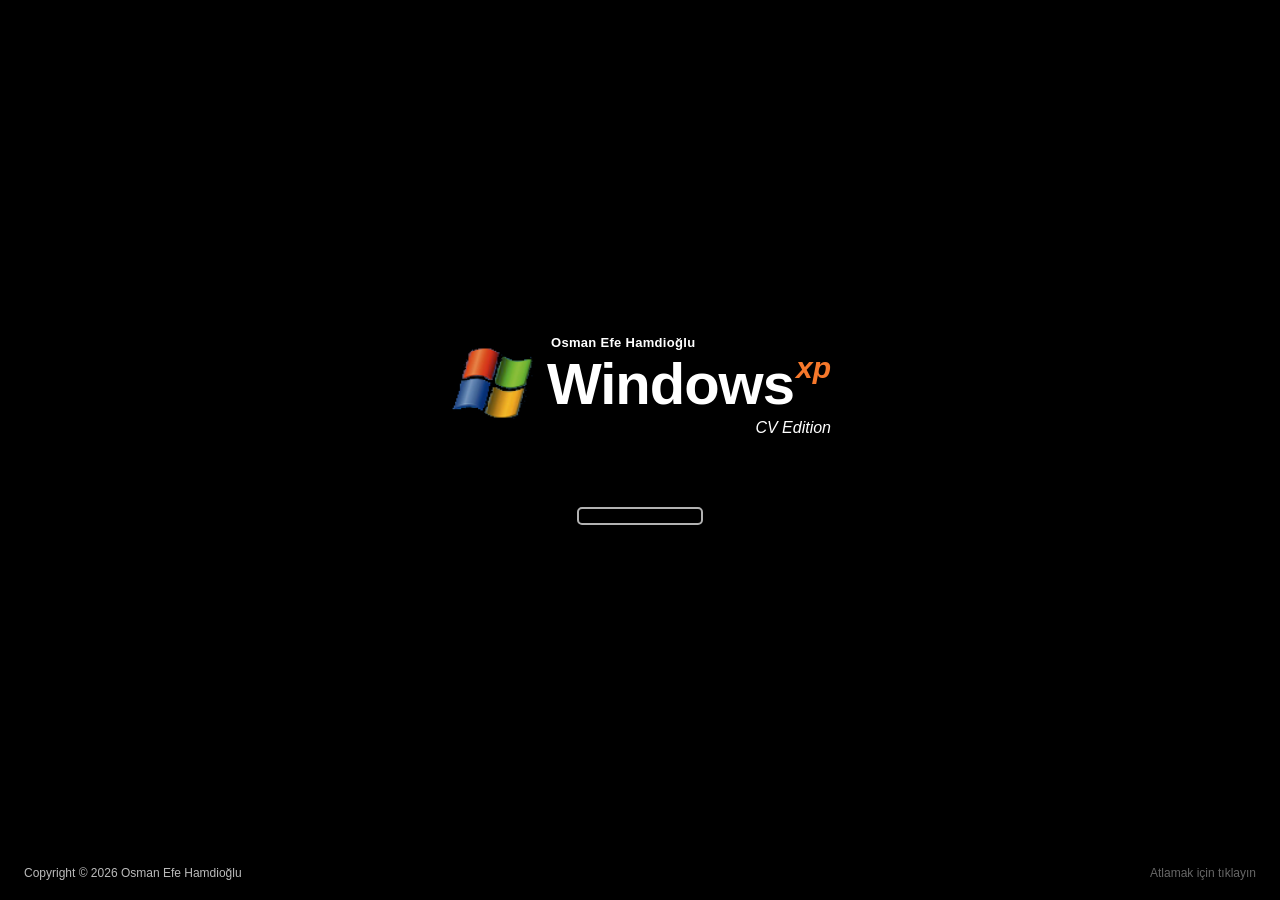
<file: xp/index.html>
<!doctype html>
<html lang="tr">
<head>
  <meta charset="utf-8">
  <meta name="viewport" content="width=device-width, initial-scale=1, viewport-fit=cover">
  <title>Osman Efe Hamdioğlu — CV</title>
  <meta name="description" content="Osman Efe Hamdioğlu — Yazılım Mühendisi. Windows XP masaüstü şeklinde interaktif CV.">
  <meta property="og:title" content="Osman Efe Hamdioğlu — CV">
  <meta property="og:description" content="Yazılım Mühendisi · Full-Stack Geliştirme & Kurumsal Yazılım Çözümleri. Windows XP masaüstü şeklinde interaktif CV.">
  <meta property="og:type" content="website">
  <meta name="theme-color" content="#245edb">
  <link rel="icon" href="assets/icons/flag.png" type="image/png">
  <link rel="preload" as="image" href="assets/bliss.jpg">
  <link rel="stylesheet" href="css/xp.css">
  <link rel="stylesheet" href="css/extras.css">
</head>
<body>
  <!-- Açılış ekranı -->
  <div id="boot" class="screen" hidden>
    <div class="boot-center">
      <div class="xp-logo">
        <img class="xp-logo-flag" alt="">
        <div class="xp-logo-text">
          <span class="xp-logo-small">Osman Efe Hamdioğlu</span>
          <span class="xp-logo-big">Windows<sup>xp</sup></span>
          <span class="xp-logo-edition">CV Edition</span>
        </div>
      </div>
      <div class="boot-bar"><div class="boot-blocks"><i></i><i></i><i></i></div></div>
    </div>
    <div class="boot-foot">
      <span>Copyright © 2026 Osman Efe Hamdioğlu</span>
      <span class="boot-skip">Atlamak için tıklayın</span>
    </div>
  </div>

  <!-- Hoş geldiniz / giriş ekranı -->
  <div id="welcome" class="screen" hidden>
    <div class="wl-top"></div>
    <div class="wl-mid">
      <div class="wl-left">
        <div class="xp-logo xp-logo-welcome">
          <img class="xp-logo-flag" alt="">
          <div class="xp-logo-text">
            <span class="xp-logo-small">Osman Efe Hamdioğlu</span>
            <span class="xp-logo-big">Windows<sup>xp</sup></span>
          </div>
        </div>
        <p class="wl-hint">Başlamak için kullanıcı adınızı tıklatın</p>
      </div>
      <div class="wl-divider"></div>
      <div class="wl-right">
        <button class="wl-user" id="login-user" type="button">
          <img class="user-pic" alt="">
          <span>
            <span class="wl-name">Efe Hamdioğlu</span>
            <span class="wl-sub">Bilgisayar Mühendisi / Yazılım Geliştirici</span>
          </span>
        </button>
      </div>
      <div class="wl-message" hidden></div>
    </div>
    <div class="wl-bottom">
      <button class="wl-power" id="welcome-power" type="button">
        <img alt=""><span>Bilgisayarı kapat</span>
      </button>
      <span class="wl-bottom-text">Oturum açtıktan sonra CV'mi .txt dosyalarından okuyabilirsiniz.</span>
    </div>
  </div>

  <!-- Masaüstü -->
  <div id="desktop" class="screen" hidden>
    <div id="icons"></div>
    <div id="windows"></div>
    <div id="taskbar">
      <button id="start-btn" type="button" aria-label="Başlat"><img alt=""><span>başlat</span></button>
      <div id="quick-launch"></div>
      <div id="task-buttons"></div>
      <div id="tray">
        <img id="tray-msn" alt="MSN" title="MSN Messenger">
        <img id="tray-shield" alt="Güvenlik Merkezi" title="Güvenlik Merkezi">
        <span class="tray-net"><img id="tray-network" alt="Ağ" title="Yerel Ağ Bağlantısı: Bağlandı — 100 Mb/sn"></span>
        <img id="tray-speaker" alt="Ses" title="Ses Düzeyi">
        <span id="clock"></span>
      </div>
    </div>
    <div id="start-menu" hidden></div>
  </div>

  <!-- Kapanış ekranı -->
  <div id="off" class="screen" hidden>
    <button type="button" class="off-btn"><img alt=""><span>Bilgisayarı açmak için tıklayın</span></button>
  </div>

  <noscript>
    <div style="padding:20px;color:#fff;font-family:Tahoma">Bu CV sitesi JavaScript gerektirir. PDF: <a style="color:#9cf" href="assets/Osman_Efe_Hamdioglu_CV.pdf">Osman_Efe_Hamdioglu_CV.pdf</a></div>
  </noscript>

  <script src="js/content.js"></script>
  <script src="js/icons.js"></script>
  <script src="js/wm.js"></script>
  <script src="js/apps.js"></script>
  <script src="js/extras.js"></script>
  <script src="js/main.js"></script>
</body>
</html>
</file>
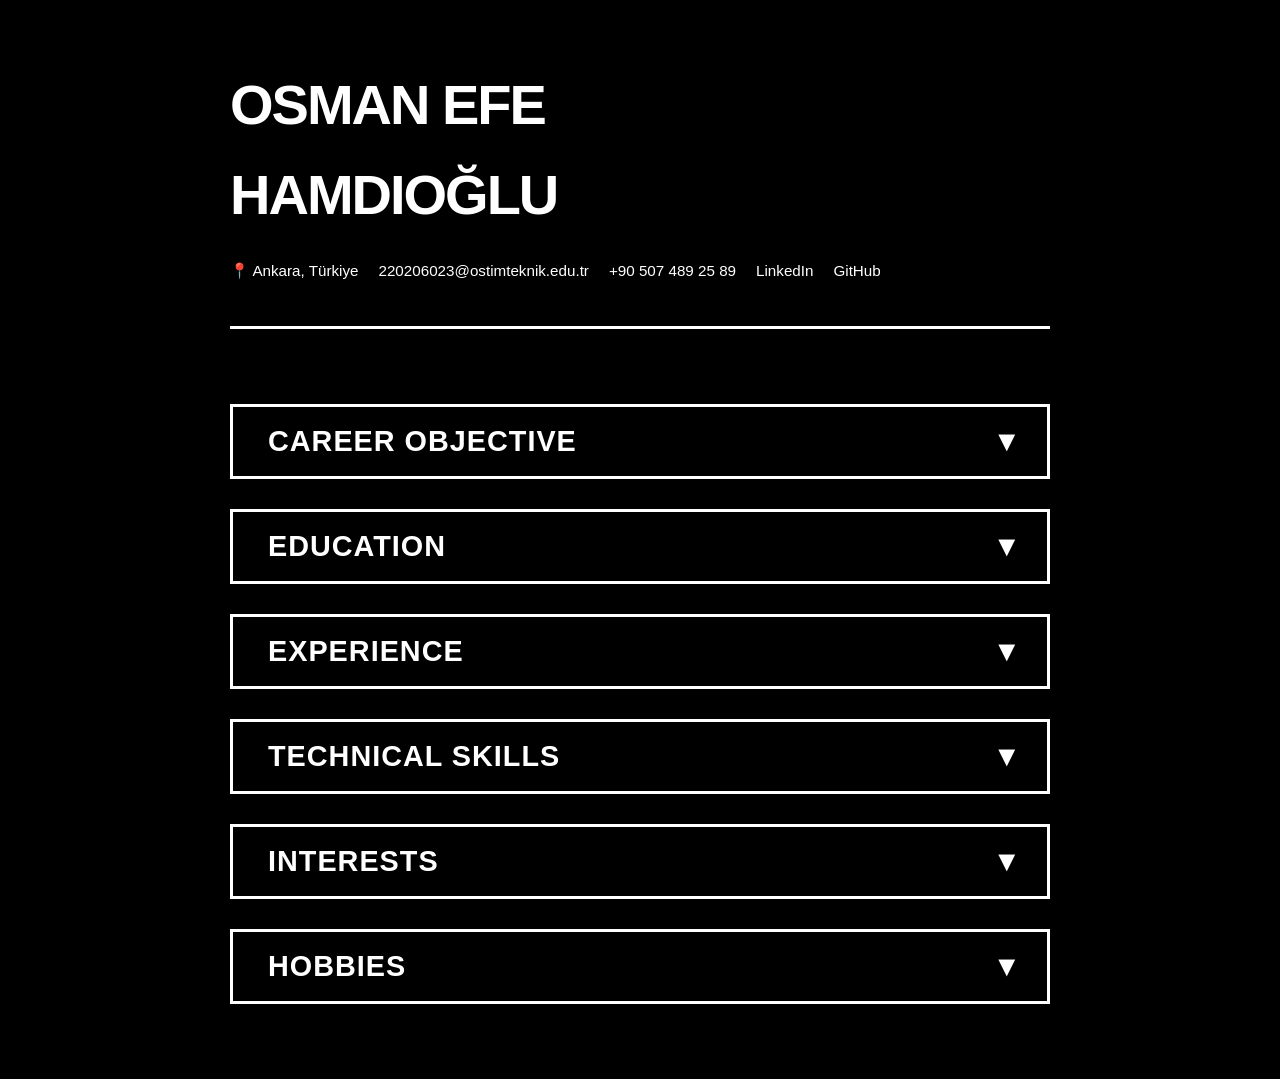
<file: efe_cv_page.html>
<!DOCTYPE html>
<html lang="en">
<head>
    <meta charset="UTF-8">
    <meta name="viewport" content="width=device-width, initial-scale=1.0">
    <title>Osman Efe Hamdioğlu</title>
    <style>
        * {
            margin: 0;
            padding: 0;
            box-sizing: border-box;
        }
        
        body {
            background: #000;
            color: #fff;
            font-family: 'Arial', sans-serif;
            line-height: 1.6;
            overflow-x: hidden;
        }
        
        .intro {
            position: fixed;
            top: 0;
            left: 0;
            width: 100%;
            height: 100vh;
            background: #000;
            display: flex;
            align-items: center;
            justify-content: center;
            z-index: 9999;
            animation: fadeOut 0.8s ease-out 2.2s forwards;
        }
        
        .intro-text {
            font-size: 4em;
            font-weight: 900;
            text-transform: uppercase;
            letter-spacing: -2px;
        }
        
        .typewriter {
            display: inline-block;
            overflow: hidden;
            border-right: 3px solid #fff;
            white-space: nowrap;
            animation: typing 1.5s steps(30) 0.3s forwards, blink 0.75s step-end infinite;
            max-width: 0;
        }
        
        @keyframes typing {
            from { max-width: 0; }
            to { max-width: 100%; }
        }
        
        @keyframes blink {
            50% { border-color: transparent; }
        }
        
        @keyframes fadeOut {
            to {
                opacity: 0;
                pointer-events: none;
            }
        }
        
        .main-content {
            opacity: 0;
            animation: fadeIn 1s ease-in 2.2s forwards;
        }
        
        @keyframes fadeIn {
            to { opacity: 1; }
        }
        
        .container {
            max-width: 900px;
            margin: 0 auto;
            padding: 60px 40px;
        }
        
        header {
            border-bottom: 3px solid #fff;
            padding-bottom: 40px;
            margin-bottom: 60px;
        }
        
        h1 {
            font-size: 3.5em;
            font-weight: 900;
            letter-spacing: -2px;
            margin-bottom: 20px;
            text-transform: uppercase;
        }
        
        .contact {
            display: flex;
            flex-wrap: wrap;
            gap: 20px;
            font-size: 0.95em;
            margin-top: 15px;
        }
        
        .contact a {
            color: #fff;
            text-decoration: none;
            border-bottom: 2px solid transparent;
            transition: border-color 0.3s;
        }
        
        .contact a:hover {
            border-bottom: 2px solid #fff;
        }
        
        .section-btn {
            background: transparent;
            color: #fff;
            border: 3px solid #fff;
            padding: 18px 35px;
            font-size: 1.8em;
            font-weight: 900;
            text-transform: uppercase;
            letter-spacing: 1px;
            cursor: pointer;
            margin: 15px 0;
            width: 100%;
            text-align: left;
            transition: all 0.3s;
            position: relative;
        }
        
        .section-btn:hover {
            background: #fff;
            color: #000;
        }
        
        .section-btn:after {
            content: "▼";
            position: absolute;
            right: 25px;
            transition: transform 0.3s;
        }
        
        .section-btn.active:after {
            transform: rotate(180deg);
        }
        
        .section-content {
            max-height: 0;
            overflow: hidden;
            transition: max-height 0.4s ease-out;
            padding: 0 20px;
        }
        
        .section-content.active {
            max-height: 3000px;
            padding: 30px 20px;
            transition: max-height 0.5s ease-in;
        }
        
        h3 {
            font-size: 1.4em;
            font-weight: 800;
            margin-top: 30px;
            margin-bottom: 8px;
        }
        
        .job-title {
            font-size: 1.1em;
            font-weight: 700;
            margin-bottom: 5px;
        }
        
        .company {
            font-weight: 600;
            opacity: 0.8;
            margin-bottom: 10px;
        }
        
        .objective {
            font-size: 1.05em;
            line-height: 1.8;
            margin-bottom: 20px;
            font-weight: 300;
        }
        
        ul {
            list-style: none;
            padding-left: 0;
        }
        
        ul li {
            padding: 8px 0;
            padding-left: 25px;
            position: relative;
        }
        
        ul li:before {
            content: "■";
            position: absolute;
            left: 0;
            font-weight: 900;
        }
        
        .skills-grid {
            display: grid;
            grid-template-columns: repeat(auto-fit, minmax(250px, 1fr));
            gap: 20px;
            margin-top: 20px;
        }
        
        .skill-category {
            padding: 20px;
            border: 2px solid #fff;
            background: #111;
        }
        
        .skill-category h4 {
            font-weight: 800;
            margin-bottom: 12px;
            font-size: 1.1em;
        }
        
        .interests {
            display: flex;
            flex-wrap: wrap;
            gap: 15px;
            margin-top: 20px;
        }
        
        .interest-tag {
            padding: 12px 24px;
            border: 2px solid #fff;
            font-weight: 700;
            text-transform: uppercase;
            font-size: 0.85em;
            letter-spacing: 1px;
        }
        
        @media (max-width: 768px) {
            h1 {
                font-size: 2.5em;
            }
            
            .container {
                padding: 40px 20px;
            }
            
            .contact {
                flex-direction: column;
                gap: 10px;
            }
            
            .section-btn {
                font-size: 1.4em;
                padding: 15px 25px;
            }
        }
    </style>
</head>
<body>
    <div class="intro">
        <div class="intro-text">
            <span class="typewriter">OSMAN EFE HAMDİOĞLU</span>
        </div>
    </div>
    
    <div class="main-content">
    <div class="container">
        <header>
            <h1>Osman Efe<br>Hamdioğlu</h1>
            <div class="contact">
                <span>📍 Ankara, Türkiye</span>
                <a href="mailto:220206023@ostimteknik.edu.tr">220206023@ostimteknik.edu.tr</a>
                <span>+90 507 489 25 89</span>
                <a href="https://www.linkedin.com/in/efehamd" target="_blank">LinkedIn</a>
                <a href="https://github.com/efehamd" target="_blank">GitHub</a>
            </div>
        </header>
        
        <button class="section-btn" onclick="toggleSection('objective')">Career Objective</button>
        <div id="objective" class="section-content">
            <p class="objective">
                4th-year Computer Engineering student at Ostim Technical University with deep interest in software technologies, cybersecurity, and network security. I adapt academic knowledge to professional environments through internship experiences. As an engineer candidate with analytical thinking and problem-solving skills, I am team-oriented and results-driven. Post-graduation, I aim to specialize in cybersecurity while pursuing a master's degree to continue my academic development.
            </p>
        </div>
        
        <button class="section-btn" onclick="toggleSection('education')">Education</button>
        <div id="education" class="section-content">
            <h3>Ostim Technical University</h3>
            <div class="company">Computer Engineering (Bachelor's) | 2022 – Present | 4th Year Student</div>
        </div>
        
        <button class="section-btn" onclick="toggleSection('experience')">Experience</button>
        <div id="experience" class="section-content">
            <div>
                <div class="job-title">Cyber Security Intern</div>
                <div class="company">Akgün Yazılım A.Ş. | March 2025 – April 2025, Ankara</div>
                <ul>
                    <li>Supported cybersecurity processes, worked on security testing and system analysis</li>
                </ul>
            </div>
            
            <div>
                <div class="job-title">Network Security Engineer Intern</div>
                <div class="company">Forte Bilgi İletişim Teknolojileri ve Savunma Sanayi A.Ş. | January 2025 – February 2025, Ankara</div>
                <ul>
                    <li>Worked on Network Security and switch management</li>
                </ul>
            </div>
            
            <div>
                <div class="job-title">Network Security Intern</div>
                <div class="company">Forte Bilgi İletişim Teknolojileri ve Savunma Sanayi A.Ş. | August 2024, Ankara</div>
                <ul>
                    <li>Handled fundamental tasks in IP networks and network security</li>
                </ul>
            </div>
            
            <div>
                <div class="job-title">Software Engineer Intern</div>
                <div class="company">Forte Bilgi İletişim Teknolojileri ve Savunma Sanayi A.Ş. | January 2024, Ankara</div>
                <ul>
                    <li>Gained software development experience using ASP.NET MVC and Microsoft SQL Server</li>
                </ul>
            </div>
            
            <div>
                <div class="job-title">Test Automation Intern</div>
                <div class="company">İnnova Bilişim | September 2023, Ankara</div>
                <ul>
                    <li>Supported test automation processes, gained practical experience with software testing tools</li>
                </ul>
            </div>
        </div>
        
        <button class="section-btn" onclick="toggleSection('skills')">Technical Skills</button>
        <div id="skills" class="section-content">
            <div class="skills-grid">
                <div class="skill-category">
                    <h4>Programming</h4>
                    <p>Python, C/C++, JavaScript, HTML/CSS</p>
                </div>
                <div class="skill-category">
                    <h4>Tools & Tech</h4>
                    <p>Git, Linux, Wireshark, VirtualBox</p>
                </div>
                <div class="skill-category">
                    <h4>Expertise</h4>
                    <p>Network Security, Cybersecurity, Algorithms, Data Structures</p>
                </div>
                <div class="skill-category">
                    <h4>Languages</h4>
                    <p>English: Advanced (CEFR C | YDS: 76.25)</p>
                </div>
            </div>
        </div>
        
        <button class="section-btn" onclick="toggleSection('interests')">Interests</button>
        <div id="interests" class="section-content">
            <div class="interests">
                <div class="interest-tag">Cybersecurity</div>
                <div class="interest-tag">Network Security</div>
                <div class="interest-tag">Software Dev</div>
                <div class="interest-tag">Open Source</div>
                <div class="interest-tag">AI</div>
                <div class="interest-tag">Tech Trends</div>
            </div>
        </div>
        
        <button class="section-btn" onclick="toggleSection('hobbies')">Hobbies</button>
        <div id="hobbies" class="section-content">
            <div class="interests">
                <div class="interest-tag">Music Production</div>
                <div class="interest-tag">Software Developing</div>
                <div class="interest-tag">Coding</div>
            </div>
        </div>
    </div>
    </div>
    
    <script>
        function toggleSection(id) {
            const content = document.getElementById(id);
            const btn = content.previousElementSibling;
            
            // Close all other sections
            document.querySelectorAll('.section-content').forEach(section => {
                if (section.id !== id) {
                    section.classList.remove('active');
                    section.previousElementSibling.classList.remove('active');
                }
            });
            
            // Toggle clicked section
            content.classList.toggle('active');
            btn.classList.toggle('active');
        }
    </script>
</body>
</html>
</file>
<file: xp/css/xp.css>
/* ==========================================================================
   Windows XP (Luna) — CV masaüstü
   ========================================================================== */
:root {
  --taskbar-h: 30px;
  --xp-face: #ece9d8;
  --xp-select: #316ac5;
  --xp-border: #aca899;
  --font: Tahoma, "Segoe UI", Verdana, Geneva, sans-serif;
  --font-title: "Trebuchet MS", Tahoma, "Segoe UI", sans-serif;
  --font-mono: "Lucida Console", Consolas, "Courier New", monospace;
  /* Piksel XP imleçleri (tools/make-cursors.py ile üretilir) */
  --cur-default: url("../assets/cursors/arrow.png") 0 0, default;
  --cur-link: url("../assets/cursors/hand.png") 5 0, pointer;
  --cur-text: url("../assets/cursors/text.png") 4 9, text;
  --cur-wait: url("../assets/cursors/busy.png") 6 9, wait;
  --cur-progress: url("../assets/cursors/appstarting.png") 0 0, progress;
  --cur-ew: url("../assets/cursors/ew.png") 15 15, ew-resize;
  --cur-ns: url("../assets/cursors/ns.png") 15 15, ns-resize;
  --cur-nwse: url("../assets/cursors/nwse.png") 15 15, nwse-resize;
  --cur-nesw: url("../assets/cursors/nesw.png") 15 15, nesw-resize;
  --cur-cross: url("../assets/cursors/cross.png") 16 16, crosshair;
}

@supports (cursor: image-set(url("x.png") 1x) 0 0, auto) {
  :root {
    --cur-default: image-set(url("../assets/cursors/arrow.png") 1x, url("../assets/cursors/arrow@2x.png") 2x) 0 0, default;
    --cur-link: image-set(url("../assets/cursors/hand.png") 1x, url("../assets/cursors/hand@2x.png") 2x) 5 0, pointer;
    --cur-text: image-set(url("../assets/cursors/text.png") 1x, url("../assets/cursors/text@2x.png") 2x) 4 9, text;
    --cur-wait: image-set(url("../assets/cursors/busy.png") 1x, url("../assets/cursors/busy@2x.png") 2x) 6 9, wait;
    --cur-progress: image-set(url("../assets/cursors/appstarting.png") 1x, url("../assets/cursors/appstarting@2x.png") 2x) 0 0, progress;
    --cur-ew: image-set(url("../assets/cursors/ew.png") 1x, url("../assets/cursors/ew@2x.png") 2x) 15 15, ew-resize;
    --cur-ns: image-set(url("../assets/cursors/ns.png") 1x, url("../assets/cursors/ns@2x.png") 2x) 15 15, ns-resize;
    --cur-nwse: image-set(url("../assets/cursors/nwse.png") 1x, url("../assets/cursors/nwse@2x.png") 2x) 15 15, nwse-resize;
    --cur-nesw: image-set(url("../assets/cursors/nesw.png") 1x, url("../assets/cursors/nesw@2x.png") 2x) 15 15, nesw-resize;
    --cur-cross: image-set(url("../assets/cursors/cross.png") 1x, url("../assets/cursors/cross@2x.png") 2x) 16 16, crosshair;
  }
}

* { box-sizing: border-box; }
html, body {
  margin: 0;
  height: 100%;
  overflow: hidden;
  background: #000;
  font-family: var(--font);
  font-size: 11px;
  color: #000;
  -webkit-user-select: none;
  user-select: none;
  -webkit-tap-highlight-color: transparent;
  cursor: var(--cur-default);
}
a { cursor: var(--cur-link); }
input, textarea, [contenteditable="true"] { cursor: var(--cur-text); }
body.busy, body.busy * { cursor: var(--cur-progress) !important; }
button { font-family: inherit; font-size: inherit; color: inherit; }
[hidden] { display: none !important; }
img { -webkit-user-drag: none; user-select: none; }
a { color: #0033cc; }

.screen { position: fixed; inset: 0; overflow: hidden; }

/* --------------------------------------------------------------------------
   XP logosu (açılış ve giriş ekranı)
   -------------------------------------------------------------------------- */
.xp-logo { display: flex; align-items: center; gap: 6px; }
.xp-logo-flag { width: 92px; height: 92px; margin-top: -6px; object-fit: contain; }
.xp-logo-text { display: flex; flex-direction: column; line-height: 1; }
.xp-logo-small { font: bold 13px var(--font-title); letter-spacing: .3px; margin-left: 4px; color: #fff; }
.xp-logo-big {
  font: bold 58px "Franklin Gothic Medium", "Arial Black", var(--font-title);
  letter-spacing: -1px;
  color: #fff;
}
.xp-logo-big sup {
  font: bold italic 30px "Franklin Gothic Medium", "Arial", sans-serif;
  color: #f7782b;
  vertical-align: 26px;
  margin-left: 2px;
  letter-spacing: 0;
}
.xp-logo-edition { font: italic 16px var(--font-title); color: #fff; align-self: flex-end; margin-top: 2px; }

/* --------------------------------------------------------------------------
   Açılış ekranı
   -------------------------------------------------------------------------- */
#boot { background: #000; color: #fff; display: flex; align-items: center; justify-content: center; cursor: var(--cur-wait); }
.boot-center { display: flex; flex-direction: column; align-items: center; margin-top: -40px; }
.boot-bar {
  position: relative;
  width: 126px;
  height: 18px;
  margin-top: 70px;
  border: 2px solid #b2b2b2;
  border-radius: 5px;
  overflow: hidden;
  background: #000;
}
.boot-blocks { position: absolute; top: 2px; left: -40px; display: flex; gap: 2px; animation: bootbar 2.4s linear infinite; }
.boot-blocks i {
  display: block;
  width: 9px;
  height: 10px;
  border-radius: 1px;
  background: linear-gradient(180deg, #2838c7 0%, #5979ef 20%, #869ef3 50%, #5979ef 80%, #2838c7 100%);
}
@keyframes bootbar { from { left: -40px; } to { left: 130px; } }
.boot-foot {
  position: absolute;
  left: 24px; right: 24px; bottom: 20px;
  display: flex; justify-content: space-between;
  font-size: 12px; color: #bbb;
}
.boot-skip { color: #666; }

/* --------------------------------------------------------------------------
   Giriş ekranı
   -------------------------------------------------------------------------- */
#welcome { display: flex; flex-direction: column; background: #5a7edc; color: #fff; }
.wl-top { height: 12%; min-height: 50px; background: #00309c; position: relative; flex: none; }
.wl-top::after {
  content: ""; position: absolute; left: 0; right: 0; bottom: -2px; height: 2px;
  background: linear-gradient(90deg, #5a7edc 0%, #c3d4f5 30%, #fff 50%, #c3d4f5 70%, #5a7edc 100%);
}
.wl-mid {
  flex: 1; display: flex; align-items: center; position: relative;
  background: radial-gradient(ellipse at 12% 10%, #a3bff5 0%, #7a9ceb 18%, #5a7edc 48%);
}
.wl-left { flex: 1; display: flex; flex-direction: column; align-items: flex-end; padding-right: 38px; }
.xp-logo-welcome .xp-logo-flag { width: 76px; height: 76px; }
.xp-logo-welcome .xp-logo-big { font-size: 46px; }
.xp-logo-welcome .xp-logo-big sup { font-size: 24px; vertical-align: 20px; }
.wl-hint { font-size: 15px; margin: 18px 0 0; text-align: right; }
.wl-divider {
  width: 1px; align-self: stretch; margin: 50px 0;
  background: linear-gradient(180deg, transparent, rgba(255, 255, 255, .85) 30%, rgba(255, 255, 255, .85) 70%, transparent);
}
.wl-right { flex: 1; padding-left: 26px; }
.wl-user {
  display: flex; align-items: center; gap: 14px;
  width: min(360px, 100%); padding: 10px 12px;
  border: 0; border-radius: 8px 0 0 8px;
  background: transparent; cursor: var(--cur-link); text-align: left; color: #fff;
}
.wl-user:hover, .wl-user:focus-visible {
  background: linear-gradient(90deg, #00309c 0%, #1c4bb9 60%, rgba(90, 126, 220, 0) 100%);
  outline: none;
}
.wl-user .user-pic {
  width: 64px; height: 64px; flex: none;
  border: 3px solid #fff; border-radius: 6px;
  box-shadow: 1px 1px 4px rgba(0, 0, 0, .3);
  transition: border-color .15s;
}
.wl-user:hover .user-pic, .wl-user:focus-visible .user-pic { border-color: #ffc11c; }
.wl-name { display: block; font-size: 20px; }
.wl-sub { display: block; font-size: 12px; color: #d9e3fa; margin-top: 3px; }
.wl-message {
  position: absolute; inset: 0;
  display: flex; align-items: center; justify-content: center;
  font: italic bold 56px var(--font-title);
  text-shadow: 2px 2px 3px rgba(0, 0, 0, .35);
  background: radial-gradient(ellipse at 12% 10%, #a3bff5 0%, #7a9ceb 18%, #5a7edc 48%);
}
.wl-message.small { font: 22px var(--font); font-style: normal; text-shadow: none; }
.wl-bottom {
  height: 12%; min-height: 56px; flex: none;
  background: #00309c; position: relative;
  display: flex; align-items: center; justify-content: space-between;
  padding: 0 28px; gap: 16px;
}
.wl-bottom::before {
  content: ""; position: absolute; left: 0; right: 0; top: 0; height: 2px;
  background: linear-gradient(90deg, #00309c 0%, #f3a15c 25%, #fbd4a8 50%, #f3a15c 75%, #00309c 100%);
}
.wl-power { display: flex; align-items: center; gap: 8px; border: 0; background: none; cursor: var(--cur-link); color: #fff; font-size: 14px; }
.wl-power img { width: 26px; height: 26px; }
.wl-power:hover span { text-decoration: underline; }
.wl-bottom-text { font-size: 12px; color: #c9d7f7; text-align: right; max-width: 360px; }

@media (max-width: 700px) {
  .wl-mid { flex-direction: column; justify-content: center; gap: 20px; }
  .wl-left { flex: none; align-items: center; padding: 0; }
  .wl-hint { text-align: center; font-size: 13px; }
  .wl-divider { width: 70%; height: 1px; align-self: center; margin: 0; background: linear-gradient(90deg, transparent, rgba(255,255,255,.85), transparent); }
  .wl-right { flex: none; padding: 0 16px; width: 100%; display: flex; justify-content: center; }
  .wl-user { border-radius: 8px; }
  .wl-bottom-text { display: none; }
  .xp-logo-welcome .xp-logo-big { font-size: 36px; }
  .xp-logo-welcome .xp-logo-flag { width: 60px; height: 60px; }
  .wl-message { font-size: 38px; }
}

/* --------------------------------------------------------------------------
   Kapalı ekran
   -------------------------------------------------------------------------- */
#off { background: #000; display: flex; align-items: center; justify-content: center; }
.off-btn { display: flex; flex-direction: column; align-items: center; gap: 12px; background: none; border: 0; color: #777; cursor: var(--cur-link); font-size: 13px; }
.off-btn img { width: 56px; height: 56px; opacity: .8; }
.off-btn:hover { color: #bbb; }
.off-btn:hover img { opacity: 1; }

/* --------------------------------------------------------------------------
   Masaüstü
   -------------------------------------------------------------------------- */
#desktop {
  background: #3b72d6 url("../assets/bliss.jpg") center / cover no-repeat;
  transition: filter 1.6s ease;
}

/* Simgeler JS ile ızgara hücrelerine yerleştirilir (main.js → layoutIcons) */
#icons {
  position: absolute;
  inset: 0 0 var(--taskbar-h) 0;
}
.icon {
  width: 76px; height: 76px;
  display: flex; flex-direction: column; align-items: center; gap: 4px;
  padding: 3px 1px; border: 0; background: none;
  cursor: var(--cur-default); text-align: center; outline: none;
  position: absolute; left: 2px; top: 6px;
  touch-action: none;
}
.icon.dragging { opacity: .6; z-index: 2; }
.icon img { width: 32px; height: 32px; flex: none; filter: drop-shadow(1px 2px 1px rgba(0, 0, 0, .35)); }
.icon span {
  color: #fff; font-size: 11px; line-height: 13px;
  padding: 0 2px; max-width: 74px;
  text-shadow: 1px 1px 1px #000, 0 0 3px rgba(0, 0, 0, .6);
  overflow-wrap: anywhere;
  display: -webkit-box; -webkit-line-clamp: 2; -webkit-box-orient: vertical; overflow: hidden;
}
.icon.selected img { filter: brightness(.75) sepia(1) hue-rotate(185deg) saturate(3.2) drop-shadow(1px 2px 1px rgba(0, 0, 0, .35)); }
.icon.selected span { background: #0b61ff; text-shadow: none; }
.icon.selected:focus-visible span { outline: 1px dotted #fff; outline-offset: -1px; }
.icon.blink img { opacity: 0; }

.sel-rect { position: absolute; border: 1px solid #3169c6; background: rgba(49, 106, 197, .22); pointer-events: none; z-index: 1; }

/* --------------------------------------------------------------------------
   Görev çubuğu
   -------------------------------------------------------------------------- */
#taskbar {
  position: absolute; left: 0; right: 0; bottom: 0;
  height: var(--taskbar-h);
  display: flex; align-items: stretch;
  z-index: 100000;
  background: linear-gradient(180deg, #1f2f86 0, #3165c4 3%, #3682e5 6%, #4490e6 10%, #3883e5 12%, #2b71e0 15%, #2663da 18%, #235bd6 20%, #2258d5 23%, #2157d6 38%, #245ddb 54%, #2562df 86%, #245fdc 89%, #2158d4 92%, #1d4ec0 95%, #1941a5 98%);
}
#start-btn {
  flex: none;
  display: flex; align-items: center; gap: 5px;
  height: 100%; padding: 0 24px 2px 10px; margin-right: 6px;
  border: 0; border-radius: 0 10px 10px 0;
  color: #fff; cursor: var(--cur-default);
  font: italic bold 19px var(--font-title);
  text-shadow: 1px 1px 2px rgba(0, 0, 0, .55);
  background: linear-gradient(180deg, #3c8f3c 0%, #5dbd5b 6%, #4aaa48 16%, #3c9a3a 40%, #379a37 60%, #33922f 80%, #2c7f2a 100%);
  box-shadow: inset 0 1px 1px rgba(255, 255, 255, .45), inset -2px 0 4px rgba(0, 0, 0, .3), 1px 0 2px rgba(0, 0, 0, .4);
}
#start-btn img { width: 24px; height: 22px; object-fit: contain; filter: drop-shadow(1px 1px 1px rgba(0, 0, 0, .5)); }
#start-btn:hover { filter: brightness(1.1); }
#start-btn.open, #start-btn:active {
  background: linear-gradient(180deg, #2a6b2a 0%, #3b8a39 10%, #327f30 50%, #2d752b 100%);
  box-shadow: inset 1px 1px 3px rgba(0, 0, 0, .5);
}

#quick-launch {
  display: flex; align-items: center; gap: 2px;
  padding: 0 8px 0 4px; margin-right: 2px;
  border-right: 1px solid rgba(0, 0, 0, .25);
  box-shadow: 1px 0 rgba(255, 255, 255, .15);
}
#quick-launch button { width: 24px; height: 24px; padding: 3px; border: 1px solid transparent; border-radius: 3px; background: none; cursor: var(--cur-default); }
#quick-launch button:hover { border-color: rgba(255, 255, 255, .35); background: rgba(255, 255, 255, .15); }
#quick-launch img { width: 16px; height: 16px; display: block; }

#task-buttons { flex: 1; min-width: 0; display: flex; align-items: center; gap: 3px; padding: 0 6px 0 2px; overflow: hidden; }
.task-btn {
  flex: 0 1 160px; min-width: 36px; height: 24px;
  display: flex; align-items: center; gap: 6px;
  padding: 0 8px; border: 0; border-radius: 3px;
  color: #fff; font-size: 11px; cursor: var(--cur-default); text-align: left;
  background: linear-gradient(180deg, #3d95ff 0%, #3c81f3 12%, #3a7cf0 50%, #3474e8 100%);
  box-shadow: inset -1px 0 rgba(0, 0, 0, .3), inset 1px 1px 1px rgba(255, 255, 255, .25), 0 0 1px rgba(0, 0, 0, .4);
}
.task-btn img { width: 16px; height: 16px; flex: none; }
.task-btn span { overflow: hidden; white-space: nowrap; text-overflow: ellipsis; }
.task-btn:hover { background: linear-gradient(180deg, #62adff, #53a3ff 50%, #4b97f5); }
.task-btn.active {
  background: #1e52b7;
  box-shadow: inset 0 0 1px 1px rgba(0, 0, 0, .3), inset 1px 1px 2px rgba(0, 0, 0, .6);
}
.task-btn.flash { animation: taskflash 0.5s steps(1) 6; }
@keyframes taskflash { 50% { background: #f6a33a; } }

#tray {
  flex: none; display: flex; align-items: center; gap: 5px;
  padding: 0 12px 0 12px;
  color: #fff;
  background: linear-gradient(180deg, #0c59b9 1%, #139ee9 6%, #18b5f2 10%, #139beb 14%, #1290e8 19%, #0d8dea 63%, #0d9ff1 81%, #0f9eed 88%, #119be9 91%, #1392e2 94%, #137ed7 97%, #095bc9 100%);
  border-left: 1px solid #092e51;
  box-shadow: inset 1px 0 1px #18bbff;
}
#tray img { width: 16px; height: 16px; cursor: var(--cur-default); }
#clock { margin-left: 5px; font-size: 11px; white-space: nowrap; cursor: var(--cur-default); }

/* Balon ipucu */
.balloon {
  position: absolute; right: 8px; bottom: calc(var(--taskbar-h) + 16px);
  width: min(320px, calc(100vw - 16px));
  padding: 8px 26px 10px 10px;
  background: #ffffe1; color: #000;
  border: 1px solid #000; border-radius: 7px;
  box-shadow: 2px 3px 5px rgba(0, 0, 0, .3);
  z-index: 100001; font-size: 11px; line-height: 1.4;
  animation: fadein .3s ease;
}
.balloon::before, .balloon::after {
  content: ""; position: absolute; right: 60px; border-style: solid;
}
.balloon::before { bottom: -16px; border-width: 16px 0 0 16px; border-color: #000 transparent transparent transparent; }
.balloon::after { bottom: -14px; right: 61px; border-width: 14px 0 0 14px; border-color: #ffffe1 transparent transparent transparent; }
.balloon h4 { margin: 0 0 4px; font-size: 11px; display: flex; align-items: center; gap: 6px; }
.balloon h4 img { width: 16px; height: 16px; }
.balloon .balloon-x {
  position: absolute; top: 6px; right: 6px; width: 14px; height: 14px;
  border: 1px solid transparent; border-radius: 2px; background: none; cursor: var(--cur-default); padding: 0;
  font: bold 11px Arial; line-height: 11px; color: #555;
}
.balloon .balloon-x:hover { border-color: #b33; background: #e46; color: #fff; }
@keyframes fadein { from { opacity: 0; } to { opacity: 1; } }

/* --------------------------------------------------------------------------
   Başlat menüsü
   -------------------------------------------------------------------------- */
#start-menu {
  position: absolute; left: 0; bottom: var(--taskbar-h);
  width: 390px; max-width: 100vw;
  display: flex; flex-direction: column;
  border-radius: 8px 8px 0 0; overflow: visible;
  background: #4282d6;
  box-shadow: 2px 2px 10px rgba(0, 0, 0, .5);
  z-index: 100002;
  font-size: 11px;
}
.sm-head {
  display: flex; align-items: center; gap: 8px;
  height: 64px; padding: 6px 8px;
  border-radius: 7px 7px 0 0;
  color: #fff; font: bold 15px var(--font-title);
  text-shadow: 1px 1px 2px rgba(0, 0, 0, .6);
  background: linear-gradient(180deg, #1868ce 0%, #0e60cb 12%, #0e60cb 20%, #1164cf 32%, #1667cf 33%, #1b6cd3 47%, #1e70d9 54%, #2476dc 60%, #297ae0 65%, #3482e3 77%, #3786e5 79%, #428ee9 90%, #4791eb 100%);
  position: relative;
}
.sm-head::after {
  content: ""; position: absolute; left: 0; right: 0; bottom: -2px; height: 2px;
  background: linear-gradient(90deg, rgba(218, 136, 74, 0), #da884a 30%, #f9c68b 50%, #da884a 70%, rgba(218, 136, 74, 0));
}
.sm-head img { width: 44px; height: 44px; border: 2px solid rgba(255, 255, 255, .9); border-radius: 4px; box-shadow: 1px 1px 3px rgba(0, 0, 0, .4); }
.sm-body { display: flex; margin: 2px 2px 0; background: #fff; min-height: 330px; }
.sm-left { flex: 1; min-width: 0; padding: 6px 4px; display: flex; flex-direction: column; background: #fff; }
.sm-right { flex: 1; min-width: 0; padding: 6px 4px; background: #d3e5fa; border-left: 1px solid #95bdee; }
.sm-item {
  display: flex; align-items: center; gap: 7px;
  width: 100%; padding: 3px 5px; border: 0; background: none;
  text-align: left; cursor: var(--cur-default); color: #000; position: relative;
}
.sm-left .sm-item img { width: 32px; height: 32px; flex: none; }
.sm-left .sm-item.small img { width: 24px; height: 24px; }
.sm-item b { display: block; font-weight: bold; }
.sm-item small { display: block; color: #7a7a7a; font-size: 11px; }
.sm-item span { overflow: hidden; text-overflow: ellipsis; white-space: nowrap; }
.sm-right .sm-item { color: #00136b; min-height: 30px; }
.sm-right .sm-item img { width: 24px; height: 24px; flex: none; }
.sm-right .sm-item.bold { font-weight: bold; }
.sm-item:hover, .sm-item.hot { background: var(--xp-select); color: #fff; }
.sm-item:hover small, .sm-item.hot small { color: #fff; }
.sm-item .arrow { margin-left: auto; font-size: 8px; }
.sm-sep { height: 1px; margin: 4px 8px; background: linear-gradient(90deg, rgba(0,0,0,0), #c9c6b8 20%, #c9c6b8 80%, rgba(0,0,0,0)); flex: none; }
.sm-right .sm-sep { background: linear-gradient(90deg, rgba(0,0,0,0), #9ebfee 20%, #9ebfee 80%, rgba(0,0,0,0)); }
.sm-all { margin-top: auto; justify-content: center; font-weight: bold; padding: 5px; }
.sm-all img { width: 18px !important; height: 18px !important; }
.sm-foot {
  display: flex; align-items: center; justify-content: flex-end; gap: 6px;
  height: 42px; padding: 0 8px;
  background: linear-gradient(180deg, #4282d6 0%, #3b85e0 3%, #418ae3 5%, #418ae3 17%, #3c87e2 21%, #3786e4 26%, #3482e3 29%, #2e7ee1 39%, #2374df 49%, #2072db 57%, #196edb 62%, #176bd8 72%, #1468d5 75%, #1165d0 83%, #0f61cb 88%);
}
.sm-foot button { display: flex; align-items: center; gap: 5px; padding: 3px 6px; border: 0; border-radius: 3px; background: none; color: #fff; cursor: var(--cur-default); }
.sm-foot button img { width: 24px; height: 24px; }
.sm-foot button:hover { background: rgba(255, 255, 255, .15); }

.flyout {
  position: fixed; z-index: 100003;
  min-width: 190px; max-height: calc(100vh - var(--taskbar-h) - 8px); overflow-y: auto;
  padding: 2px 0;
  background: #fff; border: 1px solid #7f9db9;
  box-shadow: 2px 2px 4px rgba(0, 0, 0, .35);
}
.flyout .sm-item { padding: 3px 18px 3px 6px; white-space: nowrap; }
.flyout .sm-item img { width: 16px; height: 16px; flex: none; }

/* --------------------------------------------------------------------------
   Pencereler
   -------------------------------------------------------------------------- */
.window {
  position: absolute;
  display: flex; flex-direction: column;
  padding: 0 0 3px;
  border-radius: 8px 8px 0 0;
  background: var(--xp-face);
  box-shadow:
    inset -1px -1px #00138c, inset 1px 1px #0831d9,
    inset -2px -2px #001ea0, inset 2px 2px #166aee,
    inset -3px -3px #003bda, inset 3px 3px #0855dd,
    2px 3px 12px rgba(0, 0, 0, .35);
  min-width: 180px; min-height: 60px;
}
.window:not(.active) {
  box-shadow:
    inset -1px -1px #6f85c4, inset 1px 1px #7b93d7,
    inset -2px -2px #7b93d7, inset 2px 2px #93a9e2,
    inset -3px -3px #879de0, inset 3px 3px #93a9e2,
    2px 3px 12px rgba(0, 0, 0, .25);
}
.window.minimized { display: none; }
.window.maximized { border-radius: 0; }
.window.maximized .title-bar { border-radius: 0; }
.window.opening { animation: winopen .15s ease-out; }
@keyframes winopen { from { transform: scale(.94); opacity: 0; } to { transform: none; opacity: 1; } }

.title-bar {
  flex: none;
  height: 30px;
  display: flex; align-items: center; gap: 5px;
  padding: 0 5px 0 7px;
  border-radius: 8px 8px 0 0;
  color: #fff;
  font: bold 13px var(--font-title);
  text-shadow: 1px 1px #0f1089;
  touch-action: none;
  background: linear-gradient(180deg, #0997ff, #0053ee 8%, #0050ee 40%, #06f 88%, #06f 93%, #005bff 95%, #003dd7 96%, #003dd7);
  cursor: var(--cur-default);
}
.window:not(.active) .title-bar {
  color: #d8e4f8;
  text-shadow: none;
  background: linear-gradient(180deg, #7697e7, #7e9ee3 3%, #94afe8 6%, #97b4e9 8%, #82a5e4 14%, #7c9fe2 17%, #7996de 25%, #7b99e1 56%, #82a9e9 81%, #80a5e7 89%, #7b96e1 94%, #7a93df 97%, #abbae3);
}
.title-icon { width: 16px; height: 16px; flex: none; }
.title-text { flex: 1; min-width: 0; overflow: hidden; white-space: nowrap; text-overflow: ellipsis; padding-top: 1px; }
.title-controls { display: flex; gap: 2px; flex: none; }
.tb-btn {
  position: relative;
  width: 21px; height: 21px; padding: 0;
  border: 1px solid #fff; border-radius: 3px;
  cursor: var(--cur-default);
  background: radial-gradient(circle at 90% 90%, #0054e9 0%, #2263d5 55%, #4479e4 70%, #a3bbec 90%, #fff 100%);
  box-shadow: inset 0 -1px 2px 1px rgba(0, 0, 0, .15);
}
.tb-btn:hover { filter: brightness(1.18); }
.tb-btn:active { filter: brightness(.82); }
.tb-close { background: radial-gradient(circle at 90% 90%, #cc4600 0%, #dc6527 55%, #cd7546 70%, #ffccb2 90%, #fff 100%); }
.window:not(.active) .tb-btn { opacity: .6; }
.tb-min::before { content: ""; position: absolute; left: 4px; top: 12px; width: 7px; height: 3px; background: #fff; }
.tb-max::before { content: ""; position: absolute; left: 4px; top: 3px; width: 11px; height: 11px; border: 1px solid #fff; border-top-width: 3px; }
.maximized .tb-max::before { left: 7px; top: 2px; width: 8px; height: 8px; border-top-width: 2px; }
.maximized .tb-max::after { content: ""; position: absolute; left: 3px; top: 7px; width: 8px; height: 8px; border: 1px solid #fff; border-top-width: 2px; background: #2d6ae0; }
.tb-close::before, .tb-close::after { content: ""; position: absolute; left: 8.5px; top: 3px; width: 2px; height: 13px; background: #fff; transform: rotate(45deg); }
.tb-close::after { transform: rotate(-45deg); }
.tb-help::before { content: "?"; position: absolute; inset: 0; color: #fff; font: bold 13px Tahoma; line-height: 19px; }

.window-body {
  flex: 1; min-height: 0;
  margin: 0 3px;
  display: flex; flex-direction: column;
  overflow: hidden;
  background: var(--xp-face);
}

.rz { position: absolute; z-index: 2; touch-action: none; }
.rz[data-dir="e"] { top: 8px; right: -3px; bottom: 8px; width: 7px; cursor: var(--cur-ew); }
.rz[data-dir="w"] { top: 8px; left: -3px; bottom: 8px; width: 7px; cursor: var(--cur-ew); }
.rz[data-dir="s"] { left: 8px; right: 8px; bottom: -3px; height: 7px; cursor: var(--cur-ns); }
.rz[data-dir="n"] { left: 8px; right: 8px; top: -3px; height: 5px; cursor: var(--cur-ns); }
.rz[data-dir="se"] { right: -3px; bottom: -3px; width: 14px; height: 14px; cursor: var(--cur-nwse); }
.rz[data-dir="sw"] { left: -3px; bottom: -3px; width: 14px; height: 14px; cursor: var(--cur-nesw); }
.rz[data-dir="ne"] { right: -3px; top: -3px; width: 12px; height: 8px; cursor: var(--cur-nesw); }
.rz[data-dir="nw"] { left: -3px; top: -3px; width: 12px; height: 8px; cursor: var(--cur-nwse); }
.maximized .rz, .fixed .rz { display: none; }

/* Menü çubuğu */
.menubar {
  flex: none; display: flex; align-items: center;
  height: 20px; padding: 0 1px;
  background: var(--xp-face);
  border-bottom: 1px solid #d8d2bd;
  box-shadow: 0 1px #fff;
  position: relative; z-index: 3;
}
.menubar .mb-item { padding: 2px 7px; cursor: var(--cur-default); position: relative; line-height: 14px; }
.menubar .mb-item:hover, .menubar .mb-item.open { background: var(--xp-select); color: #fff; }
.menubar .mb-logo { margin-left: auto; height: 20px; display: flex; align-items: center; border-left: 1px solid #d8d2bd; }
.menubar .mb-logo img { height: 20px; width: auto; display: block; }

.dropdown, .ctx {
  position: absolute; top: 100%; left: 0;
  min-width: 170px; padding: 2px;
  background: #fff; color: #000;
  border: 1px solid #aca899;
  box-shadow: 2px 2px 3px rgba(0, 0, 0, .35);
  z-index: 10;
}
.ctx { position: fixed; z-index: 100005; }
.mi { display: flex; align-items: center; padding: 3px 18px 3px 20px; white-space: nowrap; cursor: var(--cur-default); position: relative; line-height: 14px; }
.mi:hover { background: var(--xp-select); color: #fff; }
.mi.disabled { color: #aca899; }
.mi.disabled:hover { background: #fff; color: #aca899; }
.mi.checked::before { content: "✓"; position: absolute; left: 6px; font-size: 11px; }
.mi.bold { font-weight: bold; }
.mi .mi-key { margin-left: auto; padding-left: 24px; color: inherit; }
.mi .mi-arrow { margin-left: auto; padding-left: 16px; font-size: 8px; }
.msep { height: 1px; margin: 3px 1px; background: #aca899; }

/* Durum çubuğu */
.statusbar {
  flex: none; display: flex; height: 22px; align-items: center;
  padding: 0 4px; gap: 2px; font-size: 11px;
  background: var(--xp-face); border-top: 1px solid #d8d2bd;
}
.statusbar > span { padding: 0 6px; border-right: 1px solid #c2bfb1; white-space: nowrap; overflow: hidden; text-overflow: ellipsis; display: flex; align-items: center; gap: 4px; }
.statusbar > span:first-child { flex: 1; }
.statusbar img { width: 16px; height: 16px; }

/* XP düğmeleri ve giriş alanları */
.xp-btn {
  min-width: 75px; height: 23px; padding: 0 10px;
  border: 1px solid #003c74; border-radius: 3px;
  background: linear-gradient(180deg, #fff 0%, #ecebe6 86%, #d6d0c5 100%);
  color: #000; font-size: 11px; cursor: var(--cur-default);
}
.xp-btn:hover { box-shadow: inset -1px 1px #fff0cf, inset 1px 2px #fdd889, inset -2px 2px #fbc761, inset 2px -2px #e5a01a; }
.xp-btn:focus-visible, .xp-btn.default { outline: none; box-shadow: inset -1px 1px #cee7ff, inset 1px 2px #98b8ea, inset -2px 2px #bcd4f6, inset 1px -1px #89ade4, inset 2px -2px #89ade4; }
.xp-btn:active { background: linear-gradient(180deg, #cdcac3 0%, #e3e3db 8%, #e5e5de 94%, #f2f2f1 100%); box-shadow: none; }
.xp-btn:disabled { color: #aca899; border-color: #c9c7ba; background: #f5f4ea; box-shadow: none; cursor: var(--cur-default); }
.xp-input {
  height: 21px; padding: 2px 4px;
  border: 1px solid #7f9db9; background: #fff;
  font: 11px var(--font); color: #000;
  outline: none; user-select: text;
}

/* XP kaydırma çubukları */
.xp-scroll { scrollbar-color: #c1d3fb #f4f3ee; }
.xp-scroll::-webkit-scrollbar { width: 17px; height: 17px; background: #f4f4f0; }
.xp-scroll::-webkit-scrollbar-track:vertical { background: linear-gradient(90deg, #eeede5, #fbfbf8); }
.xp-scroll::-webkit-scrollbar-track:horizontal { background: linear-gradient(180deg, #eeede5, #fbfbf8); }
.xp-scroll::-webkit-scrollbar-thumb {
  border: 1px solid #fff; border-radius: 3px;
  background: #c8d6fb;
  box-shadow: inset 0 0 0 1px #a3baf1, inset 2px 2px #e2ebfe;
}
.xp-scroll::-webkit-scrollbar-thumb:vertical { background: linear-gradient(90deg, #cbdafc, #bccefa 50%, #b6c9f6); }
.xp-scroll::-webkit-scrollbar-thumb:horizontal { background: linear-gradient(180deg, #cbdafc, #bccefa 50%, #b6c9f6); }
.xp-scroll::-webkit-scrollbar-thumb:hover { filter: brightness(1.05); }
.xp-scroll::-webkit-scrollbar-button:single-button { display: block; width: 17px; height: 17px; border: 1px solid #fff; border-radius: 3px; background-color: #c8d6fb; background-repeat: no-repeat; background-position: center; box-shadow: inset 0 0 0 1px #a3baf1; }
.xp-scroll::-webkit-scrollbar-button:single-button:vertical:decrement { background-image: url("data:image/svg+xml,%3Csvg xmlns='http://www.w3.org/2000/svg' width='9' height='6'%3E%3Cpath d='M0 5l4.5-4.5L9 5' fill='none' stroke='%234d6185' stroke-width='2'/%3E%3C/svg%3E"); }
.xp-scroll::-webkit-scrollbar-button:single-button:vertical:increment { background-image: url("data:image/svg+xml,%3Csvg xmlns='http://www.w3.org/2000/svg' width='9' height='6'%3E%3Cpath d='M0 1l4.5 4.5L9 1' fill='none' stroke='%234d6185' stroke-width='2'/%3E%3C/svg%3E"); }
.xp-scroll::-webkit-scrollbar-button:single-button:horizontal:decrement { background-image: url("data:image/svg+xml,%3Csvg xmlns='http://www.w3.org/2000/svg' width='6' height='9'%3E%3Cpath d='M5 0L.5 4.5 5 9' fill='none' stroke='%234d6185' stroke-width='2'/%3E%3C/svg%3E"); }
.xp-scroll::-webkit-scrollbar-button:single-button:horizontal:increment { background-image: url("data:image/svg+xml,%3Csvg xmlns='http://www.w3.org/2000/svg' width='6' height='9'%3E%3Cpath d='M1 0l4.5 4.5L1 9' fill='none' stroke='%234d6185' stroke-width='2'/%3E%3C/svg%3E"); }
.xp-scroll::-webkit-scrollbar-corner { background: var(--xp-face); }

/* --------------------------------------------------------------------------
   İletişim kutuları
   -------------------------------------------------------------------------- */
.dlg { display: flex; flex-direction: column; padding: 14px 12px 12px; gap: 14px; }
.dlg-row { display: flex; gap: 12px; align-items: flex-start; }
.dlg-row > img { width: 32px; height: 32px; flex: none; }
.dlg-msg { padding-top: 2px; line-height: 1.5; white-space: pre-line; max-width: 380px; }
.dlg-btns { display: flex; justify-content: center; gap: 6px; }

/* Çalıştır */
.run-row { display: flex; gap: 10px; align-items: center; }
.run-row label { width: 32px; }
.run-row .xp-input { flex: 1; }

/* Sekmeler */
.tabs { display: flex; padding: 0 0 0 4px; position: relative; top: 1px; }
.tab {
  padding: 3px 8px 3px; margin-right: -1px;
  border: 1px solid #919b9c; border-bottom: 0; border-radius: 3px 3px 0 0;
  background: linear-gradient(180deg, #fff, #fafaf9 26%, #f0f0ea 95%, #ecebe5);
  cursor: var(--cur-default); position: relative;
}
.tab:hover { border-top: 2px solid #e68b2c; padding-top: 2px; }
.tab.active { background: #fcfcfe; border-top: 2px solid #e68b2c; padding: 2px 8px 5px; top: -2px; margin-bottom: -2px; z-index: 1; }
.tab-panel { flex: 1; margin: 0 8px; padding: 14px; border: 1px solid #919b9c; background: #fcfcfe; overflow: auto; min-height: 0; }

.sysprops { display: flex; flex-direction: column; padding: 8px 0 0; height: 100%; }
.sysprops .tabs { margin: 0 8px; }
.sysprops .dlg-btns { justify-content: flex-end; padding: 8px; }
.sp-general { display: flex; gap: 16px; }
.sp-general .sp-logo { width: 160px; flex: none; display: flex; flex-direction: column; align-items: center; justify-content: center; gap: 4px; }
.sp-general .sp-logo img { width: 110px; height: 110px; object-fit: contain; }
.sp-general .sp-logo b { font: bold 22px var(--font-title); color: #3a6ed3; }
.sp-general .sp-logo b sup { color: #f7782b; font-size: 12px; }
.sp-general dl { margin: 0; line-height: 1.55; }
.sp-general dt { margin-top: 8px; }
.sp-general dd { margin: 0 0 0 16px; }
.sp-tree { list-style: none; margin: 0; padding: 0; line-height: 1.7; }
.sp-tree ul { list-style: none; margin: 0; padding-left: 26px; }
.sp-tree summary { cursor: var(--cur-default); list-style: none; display: flex; align-items: center; gap: 4px; }
.sp-tree summary::-webkit-details-marker { display: none; }
.sp-tree summary::before { content: "+"; width: 9px; height: 9px; border: 1px solid #919b9c; font-size: 9px; line-height: 7px; text-align: center; background: #fff; }
.sp-tree details[open] > summary::before { content: "−"; }
.sp-tree li li::before { content: "▪ "; color: #3a6ed3; }

/* Kapat / Oturumu kapat */
.xp-shutdown-overlay {
  position: absolute; inset: 0; z-index: 100010;
  display: flex; align-items: center; justify-content: center;
  -webkit-backdrop-filter: grayscale(0); backdrop-filter: grayscale(0);
  transition: backdrop-filter 1.6s ease, -webkit-backdrop-filter 1.6s ease;
}
.xp-shutdown-overlay.gray { -webkit-backdrop-filter: grayscale(1); backdrop-filter: grayscale(1); }
.xp-shutdown {
  width: 312px; border-radius: 0; overflow: hidden;
  box-shadow: 0 0 0 1px #00247b, 3px 3px 12px rgba(0, 0, 0, .5);
  animation: fadein .25s ease;
}
.xp-shutdown-head {
  height: 44px; display: flex; align-items: center; justify-content: space-between;
  padding: 0 10px 0 14px; background: #08246b; color: #fff; font-size: 15px;
}
.xp-shutdown-head img { width: 34px; height: 28px; object-fit: contain; }
.xp-shutdown-body {
  height: 112px; display: flex; align-items: center; justify-content: space-evenly;
  background: linear-gradient(180deg, #7c93e0 0%, #5a7edc 25%, #5a7edc 75%, #5070d0 100%);
  border-top: 2px solid #b4c6f5;
}
.xp-shutdown-body button { display: flex; flex-direction: column; align-items: center; gap: 6px; background: none; border: 0; color: #fff; cursor: var(--cur-link); width: 80px; font-size: 11px; }
.xp-shutdown-body button img { width: 34px; height: 34px; transition: filter .1s; }
.xp-shutdown-body button:hover img { filter: brightness(1.2); }
.xp-shutdown-body button:hover span { text-decoration: underline; }
.xp-shutdown-foot { height: 44px; display: flex; align-items: center; justify-content: flex-end; padding: 0 12px; background: #08246b; }

/* --------------------------------------------------------------------------
   Not Defteri
   -------------------------------------------------------------------------- */
.np-text {
  flex: 1; min-height: 0; overflow: auto;
  margin: 0; padding: 3px 5px;
  background: #fff; color: #000;
  border: 1px solid #7f9db9;
  font: 13px/1.45 var(--font-mono);
  white-space: pre-wrap; overflow-wrap: break-word;
  user-select: text; -webkit-user-select: text;
  outline: none; cursor: var(--cur-text);
}
.np-text.nowrap { white-space: pre; overflow-wrap: normal; }
.np-text a { color: #0033cc; cursor: var(--cur-link); }

/* --------------------------------------------------------------------------
   Gezgin
   -------------------------------------------------------------------------- */
.ex-toolbar {
  flex: none; display: flex; align-items: center; gap: 1px;
  height: 38px; padding: 0 4px;
  background: var(--xp-face);
  border-bottom: 1px solid #d8d2bd; box-shadow: 0 1px #fff;
}
.ex-tbtn { display: flex; align-items: center; gap: 4px; height: 32px; padding: 0 6px; border: 1px solid transparent; border-radius: 3px; background: none; cursor: var(--cur-default); font-size: 11px; }
.ex-tbtn img { width: 24px; height: 24px; }
.ex-tbtn:hover:not(:disabled) { border-color: #cecec3; background: linear-gradient(#fff, #f0efe7); box-shadow: 0 1px 1px rgba(0,0,0,.1); }
.ex-tbtn:disabled { opacity: .5; cursor: var(--cur-default); filter: grayscale(1); }
.ex-tsep { width: 1px; height: 26px; margin: 0 4px; background: #c5c2b2; box-shadow: 1px 0 #fff; }
.ex-address {
  flex: none; display: flex; align-items: center; gap: 4px;
  height: 26px; padding: 0 4px;
  border-bottom: 1px solid #d8d2bd;
}
.ex-address label { color: #7b7b7b; padding: 0 4px; }
.ex-address .ex-path { flex: 1; min-width: 0; display: flex; align-items: center; gap: 4px; height: 21px; padding: 0 4px; background: #fff; border: 1px solid #7f9db9; overflow: hidden; white-space: nowrap; }
.ex-address .ex-path img { width: 16px; height: 16px; flex: none; }
.ex-address .ex-path input { flex: 1; min-width: 0; border: 0; outline: none; font: 11px var(--font); padding: 0; user-select: text; }
.ex-go { display: flex; align-items: center; gap: 3px; border: 0; background: none; cursor: var(--cur-default); padding: 0 4px; }
.ex-go img { width: 18px; height: 18px; }
.ex-main { flex: 1; min-height: 0; display: flex; }
.ex-side {
  width: 200px; flex: none; overflow-y: auto;
  padding: 12px 10px;
  background: linear-gradient(180deg, #7ba2e7 0%, #6375d6 100%);
}
.ex-panel { margin-bottom: 12px; border-radius: 3px 3px 0 0; overflow: hidden; }
.ex-panel-h {
  display: flex; align-items: center; justify-content: space-between;
  height: 25px; padding: 0 4px 0 10px;
  background: linear-gradient(90deg, #fff 0%, #c6d3f7 100%);
  color: #215dc6; font-weight: bold; cursor: var(--cur-link);
}
.ex-panel-h:hover { color: #428eff; }
.ex-panel-h .chev { width: 18px; height: 18px; border-radius: 50%; border: 1px solid #b2c0e6; background: #fff; display: flex; align-items: center; justify-content: center; font-size: 8px; color: #215dc6; }
.ex-panel.special .ex-panel-h { background: linear-gradient(90deg, #0c32b4, #2a60d6); color: #fff; }
.ex-panel-b { padding: 8px 10px 10px; background: #d6dff7; border: 1px solid #fff; border-top: 0; line-height: 1.5; }
.ex-panel.collapsed .ex-panel-b { display: none; }
.ex-panel.collapsed .chev { transform: rotate(180deg); }
.ex-link { display: flex; align-items: center; gap: 6px; padding: 2px 0; color: #215dc6; cursor: var(--cur-link); }
.ex-link img { width: 16px; height: 16px; flex: none; }
.ex-link:hover { color: #428eff; text-decoration: underline; }
.ex-details b { display: block; }
.ex-content {
  flex: 1; min-width: 0; overflow: auto;
  padding: 12px;
  background: #fff;
  display: flex; flex-wrap: wrap; align-content: flex-start; gap: 6px 10px;
}
.ex-group { width: 100%; font-weight: bold; color: #000; padding: 6px 0 3px; border-bottom: 1px solid #dfe6f5; margin-bottom: 4px; background: linear-gradient(90deg, #7593e8 0, #7593e8 0) no-repeat left bottom / 100% 1px; }
.tile { width: 220px; display: flex; align-items: center; gap: 6px; padding: 3px; cursor: var(--cur-default); outline: none; }
.tile img { width: 48px; height: 48px; flex: none; }
.tile .tile-text { min-width: 0; line-height: 1.35; }
.tile .tile-name { display: inline-block; padding: 0 2px; overflow: hidden; text-overflow: ellipsis; max-width: 160px; white-space: nowrap; vertical-align: top; }
.tile .tile-meta { display: block; color: #7b7b7b; padding: 0 2px; }
.tile.selected .tile-name { background: var(--xp-select); color: #fff; }
.tile.selected img { filter: brightness(.8) sepia(1) hue-rotate(185deg) saturate(2.5); }
.ex-empty { color: #7b7b7b; padding: 6px; }

@media (max-width: 700px) {
  .ex-side { display: none; }
  .ex-tbtn span { display: none; }
}

/* --------------------------------------------------------------------------
   Internet Explorer
   -------------------------------------------------------------------------- */
.ie-page {
  flex: 1; min-height: 0; overflow: auto;
  background: #fff; border: 1px solid #7f9db9;
  font: 13px/1.5 Verdana, Tahoma, sans-serif;
  user-select: text; -webkit-user-select: text;
}
.ie-page iframe { width: 100%; height: 100%; border: 0; display: block; }
.ie-home { max-width: 760px; margin: 0 auto; padding: 0 0 24px; }
.ie-banner {
  padding: 18px 20px; color: #fff;
  background: linear-gradient(135deg, #0a3a9e, #2c7be5 60%, #6fb2ff);
  border-bottom: 4px solid #f7782b;
}
.ie-banner h1 { margin: 0; font: bold 26px var(--font-title); text-shadow: 2px 2px 2px rgba(0, 0, 0, .35); }
.ie-banner p { margin: 4px 0 0; font-size: 13px; }
.ie-marquee { background: #ffffcc; border-bottom: 1px solid #e6db55; color: #7a5c00; font-size: 12px; padding: 4px 0; overflow: hidden; white-space: nowrap; }
.ie-marquee span { display: inline-block; padding-left: 100%; animation: marquee 22s linear infinite; }
@keyframes marquee { to { transform: translateX(-100%); } }
.ie-cols { display: flex; gap: 18px; padding: 16px 20px 0; }
.ie-cols > div:first-child { flex: 1; min-width: 0; }
.ie-cols aside { width: 210px; flex: none; }
.ie-box { border: 1px solid #9db4e0; margin-bottom: 14px; }
.ie-box h3 { margin: 0; padding: 4px 8px; font-size: 12px; color: #fff; background: linear-gradient(180deg, #4d8ae6, #2459c4); }
.ie-box > div { padding: 8px 10px; font-size: 12px; }
.ie-box ul { margin: 0; padding-left: 18px; }
.ie-link { display: flex; align-items: center; gap: 8px; padding: 3px 0; color: #0033cc; text-decoration: underline; cursor: var(--cur-link); }
.ie-link img { width: 20px; height: 20px; }
.ie-project { margin-bottom: 14px; }
.ie-project h4 { margin: 0 0 2px; font-size: 14px; color: #0a3a9e; }
.ie-project small { color: #666; display: block; margin-bottom: 4px; }
.ie-project p { margin: 0; font-size: 12px; }
.ie-counter { font: bold 14px "Courier New", monospace; background: #000; color: #3f3; padding: 2px 6px; letter-spacing: 2px; display: inline-block; }
.ie-footer { text-align: center; color: #888; font-size: 11px; margin-top: 12px; }
.ie-footer img { vertical-align: middle; }
.ie-error { padding: 20px 28px; font-family: Tahoma, sans-serif; font-size: 12px; }
.ie-error h2 { font-size: 18px; color: #000; display: flex; align-items: center; gap: 10px; margin: 0 0 12px; }
.ie-error h2 img { width: 32px; height: 32px; }
@media (max-width: 700px) {
  .ie-cols { flex-direction: column; }
  .ie-cols aside { width: auto; }
}

/* --------------------------------------------------------------------------
   Mayın Tarlası
   -------------------------------------------------------------------------- */
.ms { background: #c0c0c0; padding: 6px; border-left: 3px solid #fff; border-top: 3px solid #fff; }
.ms-head {
  display: flex; align-items: center; justify-content: space-between;
  padding: 4px 5px; margin-bottom: 6px;
  border: 2px solid; border-color: #808080 #fff #fff #808080;
}
.ms-led {
  width: 41px; height: 25px;
  background: #000; color: #f00;
  font: bold 22px/25px "Courier New", monospace; text-align: center; letter-spacing: -1px;
  border: 1px solid; border-color: #808080 #fff #fff #808080;
  text-shadow: 0 0 2px rgba(255, 0, 0, .6);
}
.ms-face {
  width: 26px; height: 26px; padding: 0;
  border: 2px solid; border-color: #fff #808080 #808080 #fff;
  background: #c0c0c0; font-size: 16px; line-height: 20px; cursor: var(--cur-default);
}
.ms-face:active { border-color: #808080 #fff #fff #808080; }
.ms-grid { display: grid; border: 3px solid; border-color: #808080 #fff #fff #808080; width: max-content; touch-action: manipulation; }
.ms-cell {
  width: 16px; height: 16px; padding: 0;
  border: 2px solid; border-color: #fff #808080 #808080 #fff;
  background: #c0c0c0; font: bold 12px/12px Tahoma, Arial, sans-serif;
  display: flex; align-items: center; justify-content: center;
  cursor: var(--cur-default);
}
.ms-cell.open { border: 0; border-left: 1px solid #808080; border-top: 1px solid #808080; }
.ms-cell.boom { background: #f00; }
.ms-cell img { width: 12px; height: 12px; pointer-events: none; }
.ms-cell.n1 { color: #0000ff; } .ms-cell.n2 { color: #008000; } .ms-cell.n3 { color: #ff0000; } .ms-cell.n4 { color: #000080; }
.ms-cell.n5 { color: #800000; } .ms-cell.n6 { color: #008080; } .ms-cell.n7 { color: #000; } .ms-cell.n8 { color: #808080; }

/* --------------------------------------------------------------------------
   Paint
   -------------------------------------------------------------------------- */
.pt-main { flex: 1; min-height: 0; display: flex; }
.pt-tools { width: 56px; flex: none; padding: 4px 3px; display: grid; grid-template-columns: repeat(2, 25px); grid-auto-rows: 25px; gap: 1px; align-content: start; border-right: 1px solid #c5c2b2; }
.pt-tool { width: 25px; height: 25px; padding: 3px; border: 1px solid transparent; background: none; cursor: var(--cur-default); }
.pt-tool img { width: 16px; height: 16px; display: block; }
.pt-tool:hover { border-color: #fff #808080 #808080 #fff; }
.pt-tool.active { border-color: #808080 #fff #fff #808080; background: #fff url("data:image/svg+xml,%3Csvg xmlns='http://www.w3.org/2000/svg' width='2' height='2'%3E%3Crect width='1' height='1' fill='%23ddd'/%3E%3Crect x='1' y='1' width='1' height='1' fill='%23ddd'/%3E%3C/svg%3E"); }
.pt-sizes { grid-column: span 2; margin-top: 6px; border: 1px solid; border-color: #808080 #fff #fff #808080; padding: 3px 4px; display: flex; flex-direction: column; gap: 3px; }
.pt-sizes button { height: 10px; border: 0; background: none; padding: 0 3px; cursor: var(--cur-default); display: flex; align-items: center; }
.pt-sizes button i { display: block; width: 100%; background: #000; }
.pt-sizes button.active { background: var(--xp-select); }
.pt-sizes button.active i { background: #fff; }
.pt-canvas-wrap { flex: 1; min-width: 0; overflow: auto; background: #808080; padding: 4px; }
.pt-canvas-wrap canvas { background: #fff; display: block; cursor: var(--cur-cross); touch-action: none; box-shadow: 1px 1px 0 #404040; }
.pt-palette { flex: none; display: flex; align-items: center; gap: 6px; padding: 4px 6px; border-top: 1px solid #c5c2b2; }
.pt-current { position: relative; width: 32px; height: 32px; border: 1px solid; border-color: #808080 #fff #fff #808080; background: #fff url("data:image/svg+xml,%3Csvg xmlns='http://www.w3.org/2000/svg' width='2' height='2'%3E%3Crect width='1' height='1' fill='%23ccc'/%3E%3Crect x='1' y='1' width='1' height='1' fill='%23ccc'/%3E%3C/svg%3E"); flex: none; }
.pt-current i { position: absolute; width: 14px; height: 14px; border: 1px solid; border-color: #808080 #fff #fff #808080; }
.pt-current .fg { left: 4px; top: 4px; z-index: 1; }
.pt-current .bg { right: 4px; bottom: 4px; }
.pt-colors { display: grid; grid-template-columns: repeat(14, 16px); grid-template-rows: repeat(2, 16px); gap: 0; }
.pt-colors button { width: 16px; height: 16px; padding: 0; border: 1px solid; border-color: #808080 #fff #fff #808080; cursor: var(--cur-default); }

/* --------------------------------------------------------------------------
   Komut İstemi
   -------------------------------------------------------------------------- */
.cmd {
  flex: 1; min-height: 0; overflow-y: auto;
  padding: 2px 4px;
  background: #000; color: #c0c0c0;
  font: 14px/1.25 var(--font-mono);
  white-space: pre-wrap; overflow-wrap: anywhere;
  user-select: text; -webkit-user-select: text;
  cursor: var(--cur-text);
}
.cmd-line { display: flex; }
.cmd-line input {
  flex: 1; min-width: 20px;
  background: transparent; border: 0; outline: none;
  color: inherit; font: inherit; padding: 0; margin: 0;
  caret-color: currentColor;
}
.cmd a { color: inherit; }

/* --------------------------------------------------------------------------
   Visual Studio Code
   -------------------------------------------------------------------------- */
.window-body.vsc-host { background: #1e1e1e; }
.vsc { flex: 1; min-height: 0; display: flex; flex-direction: column; background: #1e1e1e; color: #ccc; font: 12px "Segoe UI", Tahoma, sans-serif; }
.vsc-menu { flex: none; display: flex; align-items: center; gap: 2px; height: 26px; padding: 0 6px; background: #3c3c3c; color: #ccc; font-size: 12px; }
.vsc-menu img { width: 15px; height: 15px; margin-right: 6px; }
.vsc-menu span { padding: 2px 6px; border-radius: 3px; }
.vsc-menu span:hover { background: rgba(255, 255, 255, .1); }
.vsc-main { flex: 1; min-height: 0; display: flex; }
.vsc-act { flex: none; width: 44px; display: flex; flex-direction: column; background: #333; }
.vsc-act span { height: 44px; display: flex; align-items: center; justify-content: center; color: #858585; border-left: 2px solid transparent; }
.vsc-act span.on { color: #fff; border-left-color: #fff; }
.vsc-act svg { width: 22px; height: 22px; }
.vsc-side { flex: none; width: 190px; background: #252526; overflow: hidden; }
.vsc-side-h { padding: 9px 12px 6px 20px; font-size: 11px; letter-spacing: .5px; color: #bbb; }
.vsc-ti { display: flex; align-items: center; gap: 5px; height: 22px; padding-left: 8px; white-space: nowrap; color: #ccc; }
.vsc-ti.root { font-weight: bold; font-size: 11px; }
.vsc-ti.dir { padding-left: 16px; }
.vsc-ti.file { padding-left: 24px; }
.vsc-ti.file.nested { padding-left: 36px; }
.vsc-ti.file:hover { background: #2a2d2e; }
.vsc-ti.file.on { background: #37373d; outline: 1px solid #007fd4; outline-offset: -1px; }
.vsc-badge { display: inline-block; min-width: 16px; font: bold 9px/1 Arial, sans-serif; text-align: center; }
.vsc-editor { flex: 1; min-width: 0; display: flex; flex-direction: column; }
.vsc-tabs { flex: none; display: flex; height: 35px; background: #252526; overflow: hidden; }
.vsc-tab { display: flex; align-items: center; gap: 6px; padding: 0 10px 0 12px; background: #2d2d2d; color: #969696; border-right: 1px solid #252526; white-space: nowrap; }
.vsc-tab.on { background: #1e1e1e; color: #fff; border-top: 1px solid #007acc; }
.vsc-tab b { width: 16px; font-weight: normal; text-align: center; color: inherit; }
.vsc-crumbs { flex: none; height: 22px; padding: 0 14px; display: flex; align-items: center; gap: 4px; color: #a9a9a9; }
.vsc-code {
  flex: 1; min-height: 0; overflow: auto;
  font: 13px/19px Consolas, "Courier New", monospace; color: #d4d4d4;
  scrollbar-color: #4f4f4f #1e1e1e;
}
.vl { display: flex; white-space: pre; border: 1px solid transparent; border-width: 1px 0; }
.vl.cur { border-color: #282828; }
.vl .ln { flex: none; width: 50px; padding-right: 18px; text-align: right; color: #858585; }
.vl.cur .ln { color: #c6c6c6; }
.vsc-caret { display: inline-block; width: 2px; height: 17px; margin-bottom: -4px; background: #aeafad; animation: vscblink 1s steps(1) infinite; }
.typing .vsc-caret { animation: none; }
@keyframes vscblink { 50% { opacity: 0; } }
.vt-kw { color: #569cd6; } .vt-ctl { color: #c586c0; } .vt-str { color: #ce9178; } .vt-num { color: #b5cea8; }
.vt-com { color: #6a9955; } .vt-type { color: #4ec9b0; } .vt-fn { color: #dcdcaa; } .vt-var, .vt-prop { color: #9cdcfe; }
.vsc-term { flex: none; height: 38%; display: flex; flex-direction: column; border-top: 1px solid #414141; }
.vsc-term-h { flex: none; display: flex; gap: 18px; padding: 6px 16px 4px; font-size: 11px; color: #969696; }
.vsc-term-h .on { color: #e7e7e7; border-bottom: 1px solid #e7e7e7; }
.vsc-term-b { flex: 1; min-height: 0; overflow: auto; padding: 4px 16px; font: 13px/18px Consolas, "Courier New", monospace; white-space: pre-wrap; user-select: text; -webkit-user-select: text; }
.vsc-term-b a { color: #3794ff; }
.t-ps { color: #ccc; } .t-dim { color: #8b8b8b; } .t-ok { color: #23d18b; } .t-hi { color: #f5f543; }
.vsc-status { flex: none; display: flex; align-items: center; gap: 14px; height: 22px; padding: 0 10px; background: #007acc; color: #fff; font-size: 12px; white-space: nowrap; overflow: hidden; }
.vsc-status .grow { flex: 1; }
@media (max-width: 700px) {
  .vsc-side, .vsc-menu span, .vsc-status span:nth-child(n+5):not(.vsc-lang):not(.vsc-pos) { display: none; }
  .vsc-act { width: 36px; }
  .vsc-code { font-size: 11px; line-height: 16px; }
  .vl .ln { width: 34px; padding-right: 10px; }
  .vsc-caret { height: 14px; }
}

/* --------------------------------------------------------------------------
   Mobil
   -------------------------------------------------------------------------- */
@media (max-width: 700px) {
  #quick-launch { display: none; }
  #start-btn { padding-right: 16px; }
  .task-btn { flex-basis: 44px; padding: 0 6px; }
  .task-btn span { display: none; }
  .tray-net, #tray-shield { display: none; }
  #start-menu { width: 100vw; border-radius: 0; }
  .sm-head { border-radius: 0; }
  .window { min-width: 0; }
  .tb-btn { width: 24px; height: 24px; }
  .tb-min::before { top: 14px; left: 5px; }
  .tb-close::before, .tb-close::after { left: 10px; top: 4px; }
  .np-text { font-size: 12px; }
}

@media (prefers-reduced-motion: reduce) {
  .window.opening, .balloon, .xp-shutdown { animation: none; }
}
</file>
<file: xp/css/extras.css>
/* ==========================================================================
   Sürprizler (js/extras.js): başarımlar, Görev Yöneticisi, mavi ekran, Blaster,
   MSN Messenger, IE indirme penceresi, gece Bliss, Windows Klasik tema, yazdırma
   ========================================================================== */

/* ---------- Genel ---------- */
.window.topmost { z-index: 99990 !important; }
.shake { animation: shake .75s linear; }
@keyframes shake {
  0%, 100% { transform: translate(0, 0); }
  10% { transform: translate(-9px, 3px); } 20% { transform: translate(8px, -4px); }
  30% { transform: translate(-7px, -3px); } 40% { transform: translate(9px, 4px); }
  50% { transform: translate(-8px, 2px); } 60% { transform: translate(6px, -3px); }
  70% { transform: translate(-5px, 3px); } 80% { transform: translate(4px, -2px); }
  90% { transform: translate(-2px, 1px); }
}
.xyzzy-pixel { position: fixed; left: 0; top: 0; width: 1px; height: 1px; z-index: 2147483001; pointer-events: none; }

/* Ağ kablosu çıkarıldı: tepsi simgesinde kırmızı X */
.tray-net { position: relative; display: flex; }
.tray-net.off::after {
  content: ""; position: absolute; right: -3px; bottom: -3px; width: 11px; height: 11px;
  background: url("data:image/svg+xml,%3Csvg xmlns='http://www.w3.org/2000/svg' viewBox='0 0 11 11'%3E%3Ccircle cx='5.5' cy='5.5' r='5' fill='%23e02020' stroke='%23fff'/%3E%3Cpath d='M3.3 3.3l4.4 4.4M7.7 3.3L3.3 7.7' stroke='%23fff' stroke-width='1.6'/%3E%3C/svg%3E") center / contain no-repeat;
  pointer-events: none;
}

/* explorer.exe sonlandırıldı */
.no-explorer #taskbar, .no-explorer #icons, .no-explorer #start-menu, .no-explorer .balloon, .no-explorer .msn-toast { display: none !important; }
.explorer-hint {
  position: absolute; left: 50%; bottom: 18px; transform: translateX(-50%);
  max-width: calc(100vw - 32px); padding: 6px 12px;
  border: 1px solid rgba(255, 255, 255, .4); border-radius: 4px;
  background: rgba(0, 0, 0, .45); color: #fff; font-size: 12px; text-align: center;
  cursor: var(--cur-link); z-index: 5; animation: fadein .6s ease;
}

/* ---------- Mavi ekran ---------- */
#bsod {
  position: fixed; inset: 0; z-index: 2147483000;
  background: #0000aa; color: #fff;
  padding: 3vh 4vw; overflow: hidden;
  cursor: none;
}
#bsod pre { margin: 0; font: 16px/1.3 "Lucida Console", Consolas, "Courier New", monospace; white-space: pre-wrap; }
@media (max-width: 700px) { #bsod pre { font-size: 10.5px; } }

/* ---------- Blaster / Sistem Kapatılıyor ---------- */
.rpc { padding: 12px 14px 14px; display: flex; flex-direction: column; gap: 10px; line-height: 1.45; }
.rpc p { margin: 0; }
.rpc-row { display: flex; gap: 12px; align-items: flex-start; }
.rpc-row img { width: 32px; height: 32px; flex: none; }
.rpc fieldset { margin: 0; padding: 6px 10px 8px; border: 1px solid #d0d0bf; border-radius: 3px; }
.rpc legend { color: #0046d5; padding: 0 3px; }

/* ---------- Başarımlar ---------- */
.ach-head { flex: none; display: flex; align-items: center; gap: 12px; padding: 10px 12px; background: linear-gradient(180deg, #fff, #ece9d8); border-bottom: 1px solid #c9c6b6; }
.ach-head > img { width: 40px; height: 40px; }
.ach-sum { flex: 1; min-width: 0; display: flex; flex-direction: column; gap: 3px; }
.ach-sum b { font: bold 15px var(--font-title); color: #1e3a8a; }
.ach-bar { height: 12px; border: 1px solid #7a8a99; border-radius: 3px; background: #fff; overflow: hidden; }
.ach-bar i { display: block; height: 100%; background: repeating-linear-gradient(90deg, #37c63b 0 7px, transparent 7px 9px); transition: width .4s; }
.ach-list { flex: 1; min-height: 0; overflow: auto; padding: 8px; background: #fff; display: grid; gap: 6px; align-content: start; }
.ach-item { display: flex; gap: 10px; align-items: center; padding: 6px 8px; border: 1px solid #e0ddd0; border-radius: 4px; background: #f7f6f1; }
.ach-item img { width: 32px; height: 32px; flex: none; filter: grayscale(1) opacity(.35); }
.ach-item.done { background: #fffbe6; border-color: #e8cf6a; }
.ach-item.done img { filter: none; }
.ach-item div { display: flex; flex-direction: column; gap: 1px; min-width: 0; }
.ach-item b { font-size: 12px; }
.ach-item span { color: #555; }
.ach-item small { color: #8a7a3a; font-size: 10px; }

/* ---------- Görev Yöneticisi ---------- */
.tm { flex: 1; min-height: 0; display: flex; flex-direction: column; padding-top: 6px; }
.tm .tabs { margin: 0 6px; }
.tm-panel { margin: 0 6px 6px !important; padding: 8px !important; display: flex; flex-direction: column; gap: 8px; overflow: hidden !important; }
.tm-table { flex: 1; min-height: 60px; overflow: auto; background: #fff; border: 1px solid #7f9db9; }
.tm-table table { width: 100%; border-collapse: collapse; font-size: 11px; }
.tm-table th {
  position: sticky; top: 0; z-index: 1;
  padding: 3px 6px; text-align: left; font-weight: normal; white-space: nowrap;
  background: linear-gradient(180deg, #fff, #f1efe2 80%, #e2dfcf); border-right: 1px solid #d6d2c2; border-bottom: 1px solid #d6d2c2;
}
.tm-table td { padding: 1px 6px; white-space: nowrap; }
.tm-table td img { width: 16px; height: 16px; vertical-align: -4px; margin-right: 5px; }
.tm-table .num { text-align: right; }
.tm-table tr.sel td { background: var(--xp-select); color: #fff; }
.tm-actions { flex: none; display: flex; align-items: center; justify-content: flex-end; gap: 6px; flex-wrap: wrap; }
.tm-actions label { margin-right: auto; display: flex; align-items: center; gap: 4px; color: #777; }
.tm-perf { flex: 1; min-height: 0; display: grid; grid-template-columns: 90px 1fr; grid-template-rows: 1fr 1fr; gap: 6px 8px; }
.tm-perf fieldset, .tm-totals fieldset, .tm-net fieldset { margin: 0; padding: 4px 6px 6px; border: 1px solid #d0d0bf; border-radius: 3px; min-height: 0; display: flex; flex-direction: column; }
.tm-perf legend, .tm-totals legend, .tm-net legend { padding: 0 3px; }
.tm-perf canvas, .tm-net canvas { flex: 1; width: 100%; min-height: 50px; display: block; background: #000; }
.tm-gauge { flex: 1; background: #000; display: flex; flex-direction: column; align-items: center; justify-content: center; gap: 3px; padding: 4px; color: #2cff4c; font: 11px var(--font-mono); }
.tm-meter { display: flex; flex-direction: column; gap: 1px; width: 34px; }
.tm-meter i { height: 2px; background: #005a20; }
.tm-meter i.on { background: #2cff4c; }
.tm-totals { flex: none; display: grid; grid-template-columns: 1fr 1fr; gap: 8px; }
.tm-totals dl { margin: 0; display: grid; grid-template-columns: 1fr auto; gap: 1px 8px; }
.tm-totals dt, .tm-totals dd { margin: 0; }
.tm-totals dd { text-align: right; }
.tm-net { flex: 1; min-height: 0; display: flex; }
.tm-net fieldset { flex: 1; }

/* ---------- IE indirme penceresi ---------- */
.dl { padding: 10px 12px 12px; display: flex; flex-direction: column; gap: 6px; }
.dl-anim { position: relative; display: flex; justify-content: space-between; align-items: center; height: 40px; padding: 0 20px; }
.dl-anim img { width: 32px; height: 32px; }
.dl-fly { position: absolute; left: 60px; right: 60px; top: 0; bottom: 0; }
.dl-fly i {
  position: absolute; left: 0; top: 16px; width: 12px; height: 15px;
  background: #fff; border: 1px solid #7d8ba0; box-shadow: inset 0 3px #dfe6f1;
  animation: dlfly 1.5s linear infinite;
}
.dl-fly i:nth-child(2) { animation-delay: .5s; }
.dl-fly i:nth-child(3) { animation-delay: 1s; }
@keyframes dlfly {
  0% { left: 0; top: 18px; opacity: 0; transform: rotate(-20deg); }
  15% { opacity: 1; }
  50% { top: 0; transform: rotate(10deg); }
  85% { opacity: 1; }
  100% { left: calc(100% - 12px); top: 18px; opacity: 0; transform: rotate(30deg); }
}
.dl-done .dl-fly { display: none; }
.dl-title { font-weight: bold; }
.dl-bar { height: 16px; margin: 4px 0; border: 1px solid #7a8a99; border-radius: 3px; background: #fff; padding: 1px; }
.dl-bar i { display: block; height: 100%; width: 0; background: repeating-linear-gradient(90deg, #2fb432 0 8px, transparent 8px 10px); transition: width .45s; }
.dl dl { margin: 0; display: grid; grid-template-columns: auto 1fr; gap: 3px 10px; }
.dl dt, .dl dd { margin: 0; }
.dl dd { overflow-wrap: anywhere; }
.dl-check { display: flex; align-items: center; gap: 5px; margin-top: 4px; }

/* ---------- MSN Messenger ---------- */
.msn { flex: 1; min-height: 0; display: flex; flex-direction: column; background: #fff; }
.msn-me { display: flex; gap: 8px; align-items: center; padding: 8px; background: linear-gradient(180deg, #d9e8fb, #b4cdef); border-bottom: 1px solid #8fb0dd; }
.msn-me img { width: 36px; height: 36px; border: 1px solid #7a9cc8; border-radius: 3px; }
.msn-me small { display: block; color: #555; }
.msn-list { flex: 1; min-height: 0; overflow: auto; padding: 6px 4px; }
.msn-group { padding: 4px 4px 2px; color: #1f3f8a; font-weight: bold; }
.msn-contact { display: flex; align-items: center; gap: 6px; width: 100%; padding: 3px 4px 3px 14px; border: 0; background: none; text-align: left; border-radius: 2px; }
.msn-contact:hover { background: #e3edfb; }
.msn-contact small { color: #777; }
.msn-contact span { overflow: hidden; text-overflow: ellipsis; white-space: nowrap; }
.dot { flex: none; width: 10px; height: 10px; border-radius: 50%; background: #b8b8b8; box-shadow: inset 0 -2px 2px rgba(0, 0, 0, .2); }
.dot.on { background: #38c247; }
.msn-ad { padding: 6px 8px; border-top: 1px solid #c9d8ee; background: #f2f7fe; color: #333; font-size: 11px; }
.msn-ad b { color: #0a58ca; font-style: italic; margin-right: 4px; }

.msn-chat { flex: 1; min-height: 0; display: flex; flex-direction: column; background: linear-gradient(180deg, #e9f1fc, #d3e2f7); }
.msn-tools { flex: none; display: flex; gap: 2px; padding: 3px 4px; border-bottom: 1px solid #a8c1e6; overflow: hidden; }
.msn-tools button { display: flex; flex-direction: column; align-items: center; gap: 1px; min-width: 54px; padding: 2px 3px; border: 1px solid transparent; border-radius: 3px; background: none; font-size: 10px; }
.msn-tools button:hover { border-color: #8fb0dd; background: rgba(255, 255, 255, .6); }
.msn-tools span { font-size: 18px; line-height: 20px; }
.msn-tools em { font-style: normal; }
.msn-to { flex: none; padding: 4px 8px; color: #333; overflow: hidden; text-overflow: ellipsis; white-space: nowrap; }
.msn-main { flex: 1; min-height: 0; display: flex; gap: 6px; padding: 0 6px; }
.msn-left { flex: 1; min-width: 0; display: flex; flex-direction: column; gap: 4px; }
.msn-log { flex: 1; min-height: 60px; overflow: auto; padding: 6px 8px; background: #fff; border: 1px solid #8fb0dd; font: 12px Tahoma, sans-serif; user-select: text; -webkit-user-select: text; }
.msn-msg { margin-bottom: 6px; }
.msn-from { color: #808080; }
.msn-text { padding-left: 12px; color: #000; overflow-wrap: anywhere; }
.msn-msg.me .msn-text { color: #002a8c; }
.msn-sys { margin: 4px 0 8px; color: #555; font-size: 11px; }
.msn-sys b { color: #c0392b; }
.msn-log a, .msn-sys a { color: #0033cc; cursor: var(--cur-link); }
.msn-ft { padding: 5px 8px; border: 1px dashed #8fb0dd; background: #f4f8fe; color: #000; }
.msn-ftbar { height: 8px; margin-top: 4px; border: 1px solid #8fb0dd; background: #fff; }
.msn-ftbar i { display: block; height: 100%; width: 0; background: #38c247; transition: width 1.5s linear; }
.msn-quick { flex: none; display: flex; gap: 4px; flex-wrap: wrap; }
.msn-quick button { padding: 2px 8px; border: 1px solid #8fb0dd; border-radius: 10px; background: #fff; color: #0a3d91; font-size: 11px; }
.msn-quick button:hover { background: #e3edfb; }
.msn-fmt { flex: none; display: flex; gap: 4px; }
.msn-fmt button { height: 22px; padding: 0 6px; border: 1px solid transparent; border-radius: 3px; background: none; font-size: 12px; }
.msn-fmt button:hover { border-color: #8fb0dd; background: rgba(255, 255, 255, .6); }
.msn-font { font: bold 13px "Times New Roman", serif !important; }
.msn-input { flex: none; display: flex; gap: 4px; margin-bottom: 4px; }
.msn-input textarea { flex: 1; min-width: 0; resize: none; padding: 4px; border: 1px solid #8fb0dd; font: 12px Tahoma, sans-serif; user-select: text; -webkit-user-select: text; }
.msn-input .xp-btn { height: auto; min-width: 64px; }
.msn-pics { flex: none; width: 96px; display: flex; flex-direction: column; justify-content: space-between; padding-bottom: 4px; }
.msn-pics img { width: 96px; height: 96px; border: 1px solid #7a9cc8; border-radius: 4px; background: #fff; object-fit: cover; }
.msn-status { flex: none; height: 20px; padding: 2px 8px; color: #555; font-size: 11px; border-top: 1px solid #b7cbe9; }

.msn-toast {
  position: absolute; right: 8px; bottom: calc(var(--taskbar-h) + 4px); z-index: 100001;
  width: 200px; border: 1px solid #5a7fb8; border-radius: 3px;
  background: linear-gradient(180deg, #fff, #dbe8f8); box-shadow: 1px 2px 6px rgba(0, 0, 0, .35);
  transform: translateY(140%); transition: transform .45s ease; cursor: var(--cur-link);
}
.msn-toast.show { transform: translateY(0); }
.msn-toast-h { display: flex; align-items: center; gap: 4px; padding: 2px 4px; background: linear-gradient(180deg, #6b9be0, #3d72c7); color: #fff; font-size: 11px; }
.msn-toast-h img { width: 14px; height: 14px; }
.msn-toast-h span { flex: 1; }
.msn-toast-x { width: 14px; height: 14px; padding: 0; border: 0; background: none; color: #fff; font: bold 12px Arial; line-height: 12px; cursor: var(--cur-default); }
.msn-toast-b { display: flex; gap: 8px; align-items: center; padding: 10px 8px 14px; font-size: 12px; color: #1f3f8a; }
.msn-toast-b img { width: 36px; height: 36px; border: 1px solid #7a9cc8; border-radius: 3px; }

@media (max-width: 700px) {
  .msn-pics, .msn-tools em { display: none; }
  .msn-tools button { min-width: 36px; }
  .tm-perf { grid-template-columns: 70px 1fr; }
  .tm-totals { grid-template-columns: 1fr; }
}

/* ---------- Gece / gün batımı Bliss ---------- */
#sky { position: absolute; inset: 0; pointer-events: none; opacity: 0; transition: opacity 2s, background 2s; }
#sky .stars { position: absolute; left: 0; top: 0; width: 1px; height: 1px; border-radius: 50%; opacity: 0; }
#sky .moon {
  position: absolute; right: 12%; top: 9%; width: 54px; height: 54px; border-radius: 50%; opacity: 0;
  background: radial-gradient(circle at 38% 36%, #fffef2, #f1ecc9 60%, #d8d1a6);
  box-shadow: 0 0 30px 8px rgba(255, 250, 210, .35);
}
[data-sky="night"] #sky { opacity: 1; background: linear-gradient(180deg, rgba(3, 8, 36, .86) 0%, rgba(8, 18, 58, .74) 48%, rgba(2, 10, 26, .78) 100%); }
[data-sky="night"] #sky .stars, [data-sky="night"] #sky .moon { opacity: 1; }
[data-sky="dusk"] #sky { opacity: 1; background: linear-gradient(180deg, rgba(90, 30, 110, .35) 0%, rgba(255, 110, 50, .32) 40%, rgba(255, 150, 60, .22) 58%, rgba(40, 10, 40, .4) 100%); }
[data-sky="dawn"] #sky { opacity: 1; background: linear-gradient(180deg, rgba(255, 170, 190, .3) 0%, rgba(255, 210, 160, .22) 50%, rgba(80, 60, 90, .15) 100%); }
body.classic #sky { display: none; }

/* ---------- Windows Klasik tema (Konami kodu) ---------- */
body.classic #desktop { background: #3a6ea5; }
body.classic .window {
  border-radius: 0; padding: 3px; background: #d4d0c8;
  box-shadow: inset -1px -1px #404040, inset 1px 1px #d4d0c8, inset -2px -2px #808080, inset 2px 2px #fff, 2px 2px 0 rgba(0, 0, 0, .25);
}
body.classic .window-body, body.classic .menubar { background: #d4d0c8; margin: 0; }
body.classic .menubar { border-bottom: 0; box-shadow: none; }
body.classic .menubar .mb-item:hover, body.classic .menubar .mb-item.open { background: #0a246a; }
body.classic .menubar .mb-logo { display: none; }
body.classic .title-bar {
  height: 18px; border-radius: 0; padding: 0 2px 0 3px; gap: 3px;
  font: bold 11px Tahoma, sans-serif; text-shadow: none;
  background: linear-gradient(90deg, #0a246a, #a6caf0);
}
body.classic .window:not(.active) .title-bar { background: linear-gradient(90deg, #808080, #c0c0c0); color: #d4d0c8; }
body.classic .title-controls { gap: 0; }
body.classic .tb-btn {
  width: 16px; height: 14px; border: 0; border-radius: 0; background: #d4d0c8; opacity: 1 !important; filter: none !important;
  box-shadow: inset -1px -1px #404040, inset 1px 1px #fff, inset -2px -2px #808080;
}
body.classic .tb-btn:active { box-shadow: inset 1px 1px #404040, inset -1px -1px #fff; }
body.classic .tb-close { margin-left: 2px; }
body.classic .tb-min::before { left: 4px; top: 9px; width: 6px; height: 2px; background: #000; }
body.classic .tb-max::before { left: 3px; top: 2px; width: 9px; height: 9px; border: 1px solid #000; border-top-width: 2px; }
body.classic .maximized .tb-max::before { left: 5px; top: 1px; width: 6px; height: 6px; }
body.classic .maximized .tb-max::after { left: 2px; top: 5px; width: 6px; height: 6px; border-color: #000; background: #d4d0c8; }
body.classic .tb-close::before, body.classic .tb-close::after { left: 7px; top: 3px; width: 2px; height: 8px; background: #000; }
body.classic .tb-help::before { color: #000; font-size: 11px; line-height: 14px; }
body.classic .xp-btn {
  border: 0; border-radius: 0; background: #d4d0c8;
  box-shadow: inset -1px -1px #404040, inset 1px 1px #fff, inset -2px -2px #808080, inset 2px 2px #d4d0c8;
}
body.classic .xp-btn:active { box-shadow: inset 1px 1px #404040, inset -1px -1px #fff; }
body.classic .dropdown, body.classic .ctx, body.classic .flyout {
  background: #d4d0c8; border: 0;
  box-shadow: inset -1px -1px #404040, inset 1px 1px #d4d0c8, inset -2px -2px #808080, inset 2px 2px #fff, 2px 2px 3px rgba(0, 0, 0, .3);
}
body.classic #taskbar { background: #d4d0c8; box-shadow: inset 0 1px #d4d0c8, inset 0 2px #fff; }
body.classic #start-btn {
  margin: 4px 4px 2px 2px; height: auto; padding: 0 6px 0 4px; border-radius: 0; gap: 3px;
  font: bold 11px Tahoma, sans-serif; color: #000; text-shadow: none; background: #d4d0c8; filter: none;
  box-shadow: inset -1px -1px #404040, inset 1px 1px #fff, inset -2px -2px #808080, inset 2px 2px #d4d0c8;
}
body.classic #start-btn img { width: 16px; height: 16px; filter: none; }
body.classic #start-btn.open, body.classic #start-btn:active { background: #d4d0c8; box-shadow: inset 1px 1px #404040, inset -1px -1px #fff, inset 2px 2px #808080; }
body.classic #quick-launch { border-right: 1px solid #808080; box-shadow: 1px 0 #fff; }
body.classic #quick-launch button:hover { border-color: transparent; background: none; box-shadow: inset -1px -1px #808080, inset 1px 1px #fff; border-radius: 0; }
body.classic .task-btn {
  height: 22px; border-radius: 0; color: #000; background: #d4d0c8;
  box-shadow: inset -1px -1px #404040, inset 1px 1px #fff, inset -2px -2px #808080;
}
body.classic .task-btn:hover { background: #d4d0c8; }
body.classic .task-btn.active {
  font-weight: bold;
  background: repeating-conic-gradient(#fff 0 25%, #d4d0c8 0 50%) 0 0 / 2px 2px;
  box-shadow: inset 1px 1px #404040, inset -1px -1px #fff, inset 2px 2px #808080;
}
body.classic #tray { margin: 4px 2px 2px; padding: 0 8px; color: #000; background: #d4d0c8; border-left: 0; box-shadow: inset 1px 1px #808080, inset -1px -1px #fff; }
body.classic #start-menu {
  width: 250px; border-radius: 0; padding: 3px 3px 3px 26px; background: #d4d0c8;
  box-shadow: inset -1px -1px #404040, inset 1px 1px #d4d0c8, inset -2px -2px #808080, inset 2px 2px #fff, 2px 2px 4px rgba(0, 0, 0, .4);
}
body.classic #start-menu::before {
  content: "Windows XP Professional"; position: absolute; left: 3px; top: 3px; bottom: 3px; width: 21px;
  background: linear-gradient(0deg, #0a246a, #a6caf0); color: #fff;
  font: bold 14px Tahoma, sans-serif; writing-mode: vertical-rl; transform: rotate(180deg);
  display: flex; align-items: center; justify-content: flex-end; padding: 6px 0;
}
body.classic .sm-head { display: none; }
body.classic .sm-body { flex-direction: column; margin: 0; min-height: 0; background: none; }
body.classic .sm-left, body.classic .sm-right { padding: 0; background: none; border: 0; }
body.classic .sm-item, body.classic .sm-right .sm-item { color: #000; min-height: 0; font-weight: normal; }
body.classic .sm-item small { display: none; }
body.classic .sm-item b { font-weight: normal; }
body.classic .sm-left .sm-item img, body.classic .sm-right .sm-item img { width: 22px; height: 22px; }
body.classic .sm-item:hover, body.classic .sm-item.hot { background: #0a246a; color: #fff; }
body.classic .sm-sep, body.classic .sm-right .sm-sep { margin: 3px 2px; height: 2px; background: none; border-top: 1px solid #808080; border-bottom: 1px solid #fff; }
body.classic .sm-all { margin-top: 0; justify-content: flex-start; font-weight: normal; }
body.classic .sm-foot { flex-direction: column; align-items: stretch; height: auto; padding: 0; background: none; border-top: 1px solid #808080; box-shadow: inset 0 1px #fff; }
body.classic .sm-foot button { color: #000; border-radius: 0; }
body.classic .sm-foot button:hover { background: #0a246a; color: #fff; }

/* ---------- Yazdırma: XP masaüstü yerine sade CV ---------- */
#print-cv { display: none; }
@media print {
  @page { margin: 16mm 15mm; }
  html, body { height: auto !important; overflow: visible !important; background: #fff !important; }
  body > *:not(#print-cv) { display: none !important; }
  #print-cv { display: block; color: #111; font: 10.5pt/1.45 "Segoe UI", Tahoma, Arial, sans-serif; user-select: text; }
  #print-cv header { border-bottom: 2px solid #245edb; padding-bottom: 8px; margin-bottom: 10px; }
  #print-cv h1 { margin: 0; font: bold 22pt "Trebuchet MS", sans-serif; color: #1a3f8f; }
  #print-cv .pc-title { font-size: 12pt; color: #333; margin-top: 2px; }
  #print-cv .pc-contact { font-size: 9.5pt; color: #444; margin-top: 4px; }
  #print-cv section { margin-top: 12px; break-inside: auto; }
  #print-cv h2 { margin: 0 0 4px; font: bold 12pt "Trebuchet MS", sans-serif; color: #1a3f8f; text-transform: uppercase; letter-spacing: .5px; border-bottom: 1px solid #c8d3ea; padding-bottom: 2px; break-after: avoid; }
  #print-cv h3 { margin: 8px 0 2px; font-size: 10.5pt; break-after: avoid; }
  #print-cv h4 { margin: 7px 0 1px; font-size: 10pt; color: #245edb; break-after: avoid; }
  #print-cv p { margin: 0 0 5px; }
  #print-cv ul { margin: 0 0 5px; padding-left: 18px; }
  #print-cv footer { margin-top: 16px; padding-top: 6px; border-top: 1px solid #ddd; font-size: 8.5pt; color: #888; }
}
</file>
